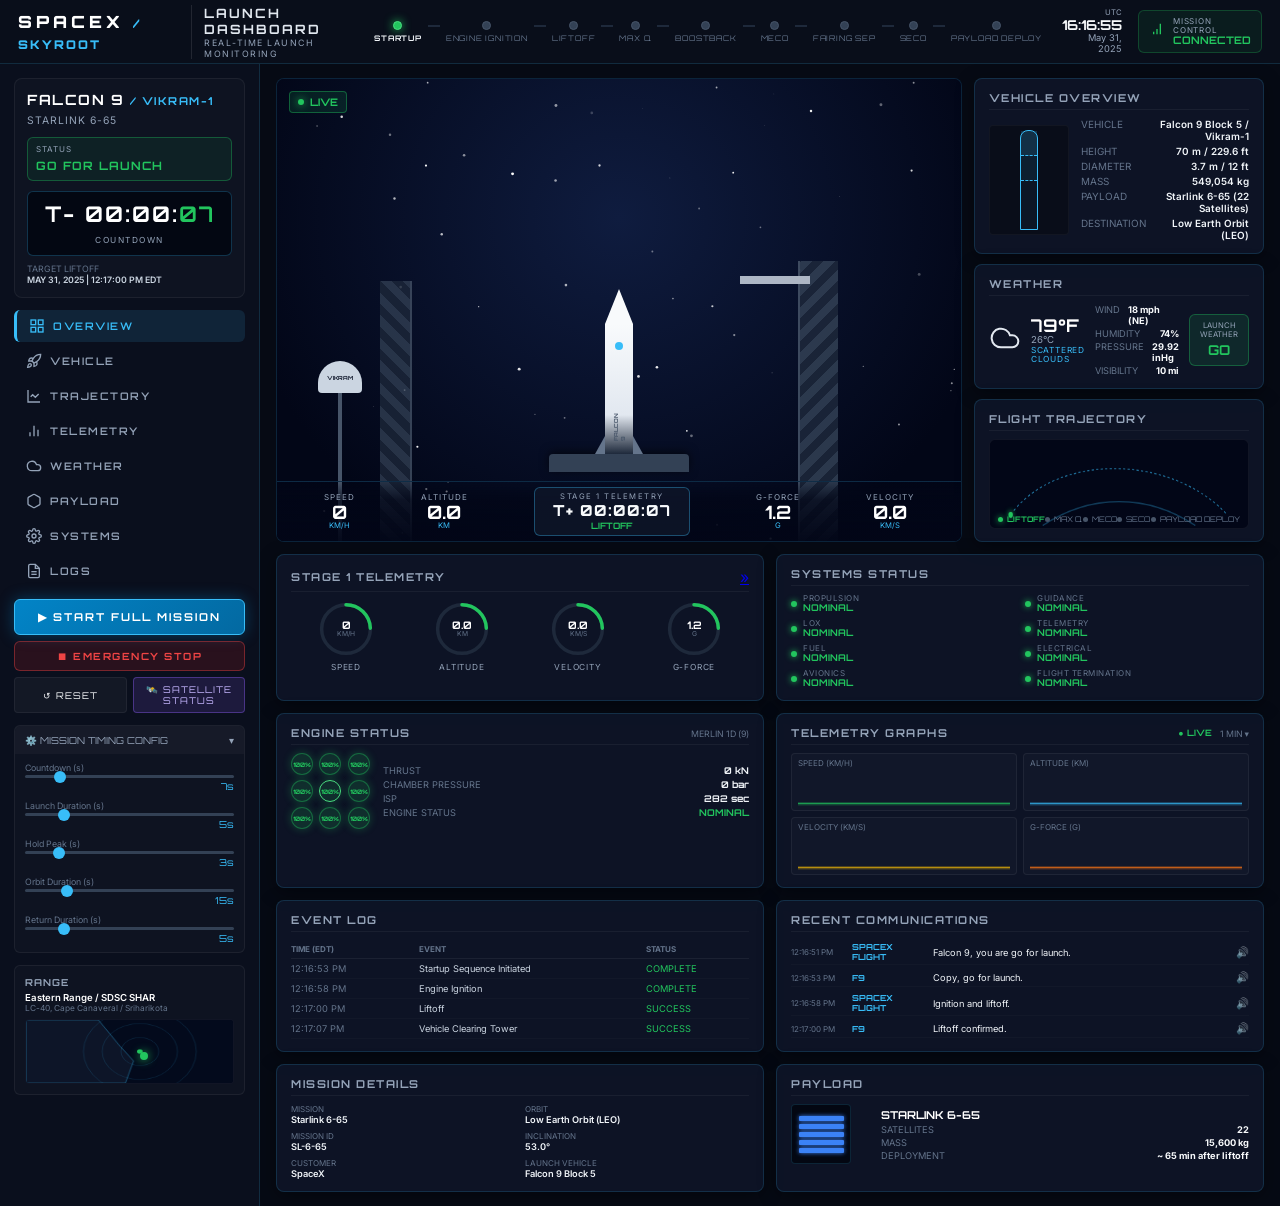
<file: index.html>
<!DOCTYPE html>
<html lang="en">

<head>
    <meta charset="UTF-8">
    <meta name="viewport" content="width=device-width, initial-scale=1.0">
    <title>VIKRAM-1 / FALCON 9 LAUNCH DASHBOARD — Real-Time Launch Monitoring</title>
    <link rel="stylesheet" href="style.css">
    <link
        href="https://fonts.googleapis.com/css2?family=Inter:wght@300;400;500;600;700&family=Orbitron:wght@400;500;600;700;800;900&family=Rajdhani:wght@500;600;700&display=swap"
        rel="stylesheet">
</head>

<body>
    <div class="launch-app">
        <!-- TOP HEADER BAR WITH STAGES TIMELINE -->
        <header class="main-header">
            <div class="header-brand">
                <div class="brand-logo-text">SPACEX <span class="sub-brand">/ SKYROOT</span></div>
                <div class="header-title-box">
                    <h1>LAUNCH DASHBOARD</h1>
                    <span class="header-subtitle">REAL-TIME LAUNCH MONITORING</span>
                </div>
            </div>

            <!-- Center Stage Progression Stepper Timeline -->
            <div class="stage-stepper-container">
                <div class="stage-step active" data-stage="startup">
                    <div class="step-dot"></div>
                    <span class="step-label">STARTUP</span>
                </div>
                <div class="stage-connector"></div>
                <div class="stage-step" data-stage="ignition">
                    <div class="step-dot"></div>
                    <span class="step-label">ENGINE IGNITION</span>
                </div>
                <div class="stage-connector"></div>
                <div class="stage-step" data-stage="liftoff">
                    <div class="step-dot"></div>
                    <span class="step-label">LIFTOFF</span>
                </div>
                <div class="stage-connector"></div>
                <div class="stage-step" data-stage="maxq">
                    <div class="step-dot"></div>
                    <span class="step-label">MAX Q</span>
                </div>
                <div class="stage-connector"></div>
                <div class="stage-step" data-stage="boostback">
                    <div class="step-dot"></div>
                    <span class="step-label">BOOSTBACK</span>
                </div>
                <div class="stage-connector"></div>
                <div class="stage-step" data-stage="meco">
                    <div class="step-dot"></div>
                    <span class="step-label">MECO</span>
                </div>
                <div class="stage-connector"></div>
                <div class="stage-step" data-stage="fairing">
                    <div class="step-dot"></div>
                    <span class="step-label">FAIRING SEP</span>
                </div>
                <div class="stage-connector"></div>
                <div class="stage-step" data-stage="seco">
                    <div class="step-dot"></div>
                    <span class="step-label">SECO</span>
                </div>
                <div class="stage-connector"></div>
                <div class="stage-step" data-stage="deploy">
                    <div class="step-dot"></div>
                    <span class="step-label">PAYLOAD DEPLOY</span>
                </div>
            </div>

            <!-- Header Right: UTC Clock & Mission Control Status -->
            <div class="header-right-meta">
                <div class="header-clock">
                    <span class="clock-label">UTC</span>
                    <strong id="topUtcTime">16:16:53</strong>
                    <span class="clock-date" id="topUtcDate">May 31, 2025</span>
                </div>
                <div class="header-mc-status">
                    <div class="mc-icon">
                        <svg viewBox="0 0 24 24" width="16" height="16" fill="none" stroke="#22c55e" stroke-width="2">
                            <path d="M2 20h.01" />
                            <path d="M7 20v-4" />
                            <path d="M12 20v-8" />
                            <path d="M17 20V4" />
                        </svg>
                    </div>
                    <div class="mc-text">
                        <span class="mc-title">MISSION CONTROL</span>
                        <strong class="mc-val text-green" id="topConnectionStatus">CONNECTED</strong>
                    </div>
                </div>
            </div>
        </header>

        <!-- MAIN LAYOUT BODY -->
        <div class="dashboard-body-grid">

            <!-- ==============================================
                 LEFT SIDEBAR: VEHICLE INFO, COUNTDOWN & CONTROLS
                 ============================================== -->
            <aside class="left-sidebar">
                <!-- Vehicle & Mission Tag -->
                <div class="sidebar-vehicle-card">
                    <div class="vehicle-name">FALCON 9 <span class="alt-name">/ VIKRAM-1</span></div>
                    <div class="mission-name">STARLINK 6-65</div>

                    <div class="mission-status-pill" id="launchStatusPill">
                        <span class="status-lbl">STATUS</span>
                        <strong class="status-val" id="launchStatusText">GO FOR LAUNCH</strong>
                    </div>

                    <!-- Countdown Box -->
                    <div class="sidebar-countdown-box">
                        <div class="countdown-digits" id="sidebarCountdown">
                            <span class="t-minus">T-</span> <span id="cdHours">00</span>:<span
                                id="cdMins">00</span>:<span id="cdSecs" class="text-green">07</span>
                        </div>
                        <span class="countdown-tag">COUNTDOWN</span>
                    </div>

                    <div class="liftoff-meta">
                        <span class="meta-lbl">TARGET LIFTOFF</span>
                        <span class="meta-val">MAY 31, 2025 | 12:17:00 PM EDT</span>
                    </div>
                </div>

                <!-- Navigation List -->
                <nav class="sidebar-nav">
                    <button class="nav-item active" data-nav="overview">
                        <svg viewBox="0 0 24 24" width="16" height="16" fill="none" stroke="currentColor"
                            stroke-width="2">
                            <rect x="3" y="3" width="7" height="7"></rect>
                            <rect x="14" y="3" width="7" height="7"></rect>
                            <rect x="14" y="14" width="7" height="7"></rect>
                            <rect x="3" y="14" width="7" height="7"></rect>
                        </svg>
                        OVERVIEW
                    </button>
                    <button class="nav-item" data-nav="vehicle">
                        <svg viewBox="0 0 24 24" width="16" height="16" fill="none" stroke="currentColor"
                            stroke-width="2">
                            <path
                                d="M4.5 16.5c-1.5 1.26-2 5-2 5s3.74-.5 5-2c.71-.84.7-2.13-.09-2.91a2.18 2.18 0 0 0-2.91-.09z" />
                            <path
                                d="m12 15-3-3a22 22 0 0 1 2-3.95A12.88 12.88 0 0 1 22 2c0 2.72-.78 7.5-6 11a22.35 22.35 0 0 1-4 2z" />
                            <path d="M9 12H4s.55-3.03 2-4c1.62-1.08 5 0 5 0" />
                            <path d="M12 15v5s3.03-.55 4-2c1.08-1.62 0-5 0-5" />
                        </svg>
                        VEHICLE
                    </button>
                    <button class="nav-item" data-nav="trajectory">
                        <svg viewBox="0 0 24 24" width="16" height="16" fill="none" stroke="currentColor"
                            stroke-width="2">
                            <path d="M3 3v18h18" />
                            <path d="m19 9-5 5-4-4-3 3" />
                        </svg>
                        TRAJECTORY
                    </button>
                    <button class="nav-item" data-nav="telemetry">
                        <svg viewBox="0 0 24 24" width="16" height="16" fill="none" stroke="currentColor"
                            stroke-width="2">
                            <line x1="18" y1="20" x2="18" y2="10" />
                            <line x1="12" y1="20" x2="12" y2="4" />
                            <line x1="6" y1="20" x2="6" y2="14" />
                        </svg>
                        TELEMETRY
                    </button>
                    <button class="nav-item" data-nav="weather">
                        <svg viewBox="0 0 24 24" width="16" height="16" fill="none" stroke="currentColor"
                            stroke-width="2">
                            <path d="M17.5 19H9a7 7 0 1 1 6.71-9h1.79a4.5 4.5 0 1 1 0 9Z" />
                        </svg>
                        WEATHER
                    </button>
                    <button class="nav-item" data-nav="payload">
                        <svg viewBox="0 0 24 24" width="16" height="16" fill="none" stroke="currentColor"
                            stroke-width="2">
                            <path
                                d="M21 16V8a2 2 0 0 0-1-1.73l-7-4a2 2 0 0 0-2 0l-7 4A2 2 0 0 0 3 8v8a2 2 0 0 0 1 1.73l7 4a2 2 0 0 0 2 0l7-4A2 2 0 0 0 21 16z" />
                        </svg>
                        PAYLOAD
                    </button>
                    <button class="nav-item" data-nav="systems">
                        <svg viewBox="0 0 24 24" width="16" height="16" fill="none" stroke="currentColor"
                            stroke-width="2">
                            <circle cx="12" cy="12" r="3" />
                            <path
                                d="M19.4 15a1.65 1.65 0 0 0 .33 1.82l.06.06a2 2 0 0 1 0 2.83 2 2 0 0 1-2.83 0l-.06-.06a1.65 1.65 0 0 0-1.82-.33 1.65 1.65 0 0 0-1 1.51V21a2 2 0 0 1-2 2 2 2 0 0 1-2-2v-.09A1.65 1.65 0 0 0 9 19.4a1.65 1.65 0 0 0-1.82.33l-.06.06a2 2 0 0 1-2.83 0 2 2 0 0 1 0-2.83l.06-.06a1.65 1.65 0 0 0 .33-1.82 1.65 1.65 0 0 0-1.51-1H3a2 2 0 0 1-2-2 2 2 0 0 1 2-2h.09A1.65 1.65 0 0 0 4.6 9a1.65 1.65 0 0 0-.33-1.82l-.06-.06a2 2 0 0 1 0-2.83 2 2 0 0 1 2.83 0l.06.06a1.65 1.65 0 0 0 1.82.33H9a1.65 1.65 0 0 0 1-1.51V3a2 2 0 0 1 2-2 2 2 0 0 1 2 2v.09a1.65 1.65 0 0 0 1 1.51 1.65 1.65 0 0 0 1.82-.33l.06-.06a2 2 0 0 1 2.83 0 2 2 0 0 1 0 2.83l-.06.06a1.65 1.65 0 0 0-.33 1.82V9a1.65 1.65 0 0 0 1.51 1H21a2 2 0 0 1 2 2 2 2 0 0 1-2 2h-.09a1.65 1.65 0 0 0-1.51 1z" />
                        </svg>
                        SYSTEMS
                    </button>
                    <button class="nav-item" data-nav="logs">
                        <svg viewBox="0 0 24 24" width="16" height="16" fill="none" stroke="currentColor"
                            stroke-width="2">
                            <path d="M14 2H6a2 2 0 0 0-2 2v16a2 2 0 0 0 2 2h12a2 2 0 0 0 2-2V8z" />
                            <polyline points="14 2 14 8 20 8" />
                            <line x1="16" y1="13" x2="8" y2="13" />
                            <line x1="16" y1="17" x2="8" y2="17" />
                        </svg>
                        LOGS
                    </button>
                </nav>

                <!-- Mission Control Action Buttons -->
                <div class="sidebar-actions-card">
                    <button id="btnStartMission" class="btn-launch-main">▶ START FULL MISSION</button>
                    <button id="btnStopMission" class="btn-abort-main">⏹ EMERGENCY STOP</button>
                    <div class="action-btn-row">
                        <button id="btnResetSystem" class="btn-sm-action">↺ RESET</button>
                        <button id="btnSatStatus" class="btn-sm-action sat-btn">🛰️ SATELLITE STATUS</button>
                    </div>
                </div>

                <!-- Timing Settings (Collapsible Drawer) -->
                <div class="sidebar-settings-accordion">
                    <div class="settings-accordion-header" id="btnToggleSettings">
                        <span>⚙️ MISSION TIMING CONFIG</span>
                        <span class="chevron">▾</span>
                    </div>
                    <div class="settings-accordion-body" id="settingsBody">
                        <div class="setting-row">
                            <label>Countdown (s)</label>
                            <input type="range" id="countdownTime" min="3" max="30" value="7">
                            <span id="countdownTimeValue" class="val-txt">7s</span>
                        </div>
                        <div class="setting-row">
                            <label>Launch Duration (s)</label>
                            <input type="range" id="launchDuration" min="2" max="20" value="5">
                            <span id="launchDurationValue" class="val-txt">5s</span>
                        </div>
                        <div class="setting-row">
                            <label>Hold Peak (s)</label>
                            <input type="range" id="holdTime" min="1" max="15" value="3">
                            <span id="holdTimeValue" class="val-txt">3s</span>
                        </div>
                        <div class="setting-row">
                            <label>Orbit Duration (s)</label>
                            <input type="range" id="orbitDuration" min="5" max="60" value="15">
                            <span id="orbitDurationValue" class="val-txt">15s</span>
                        </div>
                        <div class="setting-row">
                            <label>Return Duration (s)</label>
                            <input type="range" id="returnDuration" min="2" max="20" value="5">
                            <span id="returnDurationValue" class="val-txt">5s</span>
                        </div>
                    </div>
                </div>

                <!-- Range Location Card -->
                <div class="sidebar-range-card">
                    <div class="range-header">
                        <h3>RANGE</h3>
                    </div>
                    <div class="range-details">
                        <div class="range-name">Eastern Range / SDSC SHAR</div>
                        <div class="range-loc">LC-40, Cape Canaveral / Sriharikota</div>
                    </div>
                    <div class="range-minimap">
                        <canvas id="rangeMapCanvas" width="220" height="90"></canvas>
                        <div class="range-beacon-dot"></div>
                    </div>
                </div>
            </aside>

            <!-- ==============================================
                 MAIN CONTENT: HERO LAUNCH FEED, METRICS, GRAPHS
                 ============================================== -->
            <main class="main-dashboard-content">

                <!-- TOP HERO SECTION: LIVE LAUNCH FEED + VEHICLE/WEATHER/TRAJECTORY -->
                <div class="hero-section-grid">

                    <!-- CENTER HERO: LIVE LAUNCH VIEWPORT -->
                    <div class="launch-hero-card">
                        <div class="launch-feed-container" id="vizArea">
                            <!-- Background starfield / space canvas -->
                            <canvas id="starsCanvas" class="stars-canvas"></canvas>

                            <!-- Live Tag -->
                            <div class="live-feed-badge">
                                <span class="feed-live-dot"></span> LIVE
                            </div>

                            <!-- Launch Gantry / Tower Visual Structure -->
                            <div class="gantry-tower-left"></div>
                            <div class="gantry-water-tower">
                                <div class="wt-tank">VIKRAM</div>
                                <div class="wt-legs"></div>
                            </div>
                            <div class="gantry-tower-right">
                                <div class="crane-arm"></div>
                            </div>

                            <!-- ROCKET LAUNCH SCENE -->
                            <div id="rocketScene" class="rocket-scene">
                                <div class="scene-label" id="rocketSceneLabel"></div>
                                <div class="launch-platform"></div>
                                <div id="rocketContainer" class="rocket-container">
                                    <div class="rocket">
                                        <div class="rocket-nose"></div>
                                        <div class="rocket-body">
                                            <div class="rocket-window"></div>
                                            <div class="rocket-label">FALCON 9</div>
                                        </div>
                                        <div class="rocket-fin-left"></div>
                                        <div class="rocket-fin-right"></div>
                                        <div id="flameContainer" class="flame-container">
                                            <div class="flame flame-1"></div>
                                            <div class="flame flame-2"></div>
                                            <div class="flame flame-3"></div>
                                        </div>
                                        <div id="smokeContainer" class="smoke-container"></div>
                                    </div>
                                </div>
                            </div>

                            <!-- SATELLITE ORBIT SCENE (FOR SPLIT-SCREEN OR DEPLOYMENT) -->
                            <div id="satelliteScene" class="satellite-scene" style="display: none;">
                                <div class="scene-label" id="satelliteSceneLabel">🛰️ SATELLITE ORBIT</div>
                                <div class="orbit-path"></div>
                                <div class="earth">
                                    <div class="earth-surface"></div>
                                </div>
                                <div id="satelliteArm" class="satellite-arm">
                                    <div class="satellite">
                                        <div class="solar-panel-left"></div>
                                        <div class="sat-body"></div>
                                        <div class="solar-panel-right"></div>
                                    </div>
                                </div>
                            </div>

                            <!-- Countdown Fullscreen Overlay (Integrated) -->
                            <div id="countdownOverlay" class="countdown-overlay" style="display: none;">
                                <div id="countdownNumber" class="countdown-number">07</div>
                            </div>

                            <!-- BOTTOM OVERLAY HUD BAR ON LIVE FEED -->
                            <div class="feed-hud-overlay">
                                <div class="hud-item">
                                    <span class="hud-lbl">SPEED</span>
                                    <strong class="hud-val" id="feedSpeed">0</strong>
                                    <span class="hud-unit">KM/H</span>
                                </div>
                                <div class="hud-item">
                                    <span class="hud-lbl">ALTITUDE</span>
                                    <strong class="hud-val" id="feedAltitude">0.0</strong>
                                    <span class="hud-unit">KM</span>
                                </div>

                                <div class="hud-center-mission">
                                    <span class="hud-stage-title">STAGE 1 TELEMETRY</span>
                                    <div class="hud-t-timer" id="feedTTimer">T+ 00:00:07</div>
                                    <span class="hud-flight-state" id="feedFlightState">LIFTOFF</span>
                                </div>

                                <div class="hud-item">
                                    <span class="hud-lbl">G-FORCE</span>
                                    <strong class="hud-val" id="feedGForce">1.2</strong>
                                    <span class="hud-unit">G</span>
                                </div>
                                <div class="hud-item">
                                    <span class="hud-lbl">VELOCITY</span>
                                    <strong class="hud-val" id="feedVelocity">0.0</strong>
                                    <span class="hud-unit">KM/S</span>
                                </div>
                            </div>
                        </div>
                    </div>

                    <!-- RIGHT COLUMN TOP CARDS (VEHICLE OVERVIEW + WEATHER + TRAJECTORY) -->
                    <div class="hero-right-col">

                        <!-- VEHICLE OVERVIEW CARD -->
                        <div class="dash-card vehicle-overview-card">
                            <div class="dash-card-header">
                                <h3>VEHICLE OVERVIEW</h3>
                            </div>
                            <div class="vehicle-specs-layout">
                                <!-- Rocket Blueprint Diagram -->
                                <div class="rocket-schematic-wrapper">
                                    <div class="schematic-rocket">
                                        <div class="schem-fairing"><span class="schem-tag">PAYLOAD</span></div>
                                        <div class="schem-stage2"><span class="schem-tag">SECOND STAGE<br>MERLIN 1D /
                                                RAMAN</span></div>
                                        <div class="schem-stage1"><span class="schem-tag">FIRST STAGE<br>MERLIN 1D (9) /
                                                KALAM</span></div>
                                    </div>
                                </div>

                                <!-- Specs Table -->
                                <div class="vehicle-specs-data">
                                    <div class="spec-row">
                                        <span class="s-lbl">VEHICLE</span>
                                        <strong class="s-val">Falcon 9 Block 5 / Vikram-1</strong>
                                    </div>
                                    <div class="spec-row">
                                        <span class="s-lbl">HEIGHT</span>
                                        <strong class="s-val">70 m / 229.6 ft</strong>
                                    </div>
                                    <div class="spec-row">
                                        <span class="s-lbl">DIAMETER</span>
                                        <strong class="s-val">3.7 m / 12 ft</strong>
                                    </div>
                                    <div class="spec-row">
                                        <span class="s-lbl">MASS</span>
                                        <strong class="s-val">549,054 kg</strong>
                                    </div>
                                    <div class="spec-row">
                                        <span class="s-lbl">PAYLOAD</span>
                                        <strong class="s-val">Starlink 6-65 (22 Satellites)</strong>
                                    </div>
                                    <div class="spec-row">
                                        <span class="s-lbl">DESTINATION</span>
                                        <strong class="s-val">Low Earth Orbit (LEO)</strong>
                                    </div>
                                </div>
                            </div>
                        </div>

                        <!-- WEATHER CARD -->
                        <div class="dash-card weather-card">
                            <div class="dash-card-header">
                                <h3>WEATHER</h3>
                            </div>
                            <div class="weather-grid">
                                <div class="weather-icon-box">
                                    <svg viewBox="0 0 24 24" width="32" height="32" fill="none" stroke="#e2e8f0"
                                        stroke-width="1.5">
                                        <path d="M17.5 19H9a7 7 0 1 1 6.71-9h1.79a4.5 4.5 0 1 1 0 9Z" />
                                    </svg>
                                </div>
                                <div class="weather-temp-box">
                                    <span class="temp-val">79°F</span>
                                    <span class="temp-sub">26°C</span>
                                    <span class="weather-desc">SCATTERED CLOUDS</span>
                                </div>
                                <div class="weather-metrics-list">
                                    <div class="w-row"><span>WIND</span> <strong>18 mph (NE)</strong></div>
                                    <div class="w-row"><span>HUMIDITY</span> <strong>74%</strong></div>
                                    <div class="w-row"><span>PRESSURE</span> <strong>29.92 inHg</strong></div>
                                    <div class="w-row"><span>VISIBILITY</span> <strong>10 mi</strong></div>
                                </div>
                                <div class="weather-go-status">
                                    <span>LAUNCH WEATHER</span>
                                    <strong class="text-green">GO</strong>
                                </div>
                            </div>
                        </div>

                        <!-- FLIGHT TRAJECTORY CARD -->
                        <div class="dash-card flight-trajectory-card">
                            <div class="dash-card-header">
                                <h3>FLIGHT TRAJECTORY</h3>
                            </div>
                            <div class="trajectory-canvas-wrapper">
                                <canvas id="flightTrajectoryCanvas" width="460" height="120"></canvas>
                                <div class="trajectory-milestones">
                                    <span class="m-point liftoff active"><span class="m-dot green"></span>
                                        LIFTOFF</span>
                                    <span class="m-point maxq"><span class="m-dot"></span> MAX Q</span>
                                    <span class="m-point meco"><span class="m-dot"></span> MECO</span>
                                    <span class="m-point seco"><span class="m-dot"></span> SECO</span>
                                    <span class="m-point deploy"><span class="m-dot"></span> PAYLOAD DEPLOY</span>
                                </div>
                            </div>
                        </div>
                    </div>
                </div>

                <!-- ==============================================
                     MIDDLE ROW: TELEMETRY GAUGES, SYSTEMS & ENGINES
                     ============================================== -->
                <div class="middle-section-grid">

                    <!-- 1. STAGE 1 TELEMETRY CIRCULAR GAUGES -->
                    <div class="dash-card gauges-card">
                        <div class="dash-card-header">
                            <h3>STAGE 1 TELEMETRY</h3>
                            <a href="javascript:void(0)" class="header-link">»</a>
                        </div>
                        <div class="radial-gauges-grid">
                            <!-- Gauge 1: Speed -->
                            <div class="radial-gauge-item">
                                <div class="gauge-dial">
                                    <svg viewBox="0 0 100 100" class="gauge-svg">
                                        <circle cx="50" cy="50" r="42" class="gauge-bg-ring" />
                                        <circle cx="50" cy="50" r="42" class="gauge-fill-ring" id="gaugeRingSpeed" />
                                    </svg>
                                    <div class="gauge-center-text">
                                        <strong id="dialSpeed">0</strong>
                                        <span>KM/H</span>
                                    </div>
                                </div>
                                <span class="gauge-title">SPEED</span>
                            </div>

                            <!-- Gauge 2: Altitude -->
                            <div class="radial-gauge-item">
                                <div class="gauge-dial">
                                    <svg viewBox="0 0 100 100" class="gauge-svg">
                                        <circle cx="50" cy="50" r="42" class="gauge-bg-ring" />
                                        <circle cx="50" cy="50" r="42" class="gauge-fill-ring" id="gaugeRingAltitude" />
                                    </svg>
                                    <div class="gauge-center-text">
                                        <strong id="dialAltitude">0.0</strong>
                                        <span>KM</span>
                                    </div>
                                </div>
                                <span class="gauge-title">ALTITUDE</span>
                            </div>

                            <!-- Gauge 3: Velocity -->
                            <div class="radial-gauge-item">
                                <div class="gauge-dial">
                                    <svg viewBox="0 0 100 100" class="gauge-svg">
                                        <circle cx="50" cy="50" r="42" class="gauge-bg-ring" />
                                        <circle cx="50" cy="50" r="42" class="gauge-fill-ring" id="gaugeRingVelocity" />
                                    </svg>
                                    <div class="gauge-center-text">
                                        <strong id="dialVelocity">0.0</strong>
                                        <span>KM/S</span>
                                    </div>
                                </div>
                                <span class="gauge-title">VELOCITY</span>
                            </div>

                            <!-- Gauge 4: G-Force -->
                            <div class="radial-gauge-item">
                                <div class="gauge-dial">
                                    <svg viewBox="0 0 100 100" class="gauge-svg">
                                        <circle cx="50" cy="50" r="42" class="gauge-bg-ring" />
                                        <circle cx="50" cy="50" r="42" class="gauge-fill-ring" id="gaugeRingGForce" />
                                    </svg>
                                    <div class="gauge-center-text">
                                        <strong id="dialGForce">1.2</strong>
                                        <span>G</span>
                                    </div>
                                </div>
                                <span class="gauge-title">G-FORCE</span>
                            </div>
                        </div>
                    </div>

                    <!-- 2. SYSTEMS STATUS CHECKLIST -->
                    <div class="dash-card systems-status-card">
                        <div class="dash-card-header">
                            <h3>SYSTEMS STATUS</h3>
                        </div>
                        <div class="systems-checklist-grid">
                            <div class="sys-item">
                                <span class="sys-dot green"></span>
                                <div class="sys-info">
                                    <span class="sys-name">PROPULSION</span>
                                    <strong class="sys-state text-green">NOMINAL</strong>
                                </div>
                            </div>
                            <div class="sys-item">
                                <span class="sys-dot green"></span>
                                <div class="sys-info">
                                    <span class="sys-name">GUIDANCE</span>
                                    <strong class="sys-state text-green">NOMINAL</strong>
                                </div>
                            </div>
                            <div class="sys-item">
                                <span class="sys-dot green"></span>
                                <div class="sys-info">
                                    <span class="sys-name">LOX</span>
                                    <strong class="sys-state text-green">NOMINAL</strong>
                                </div>
                            </div>
                            <div class="sys-item">
                                <span class="sys-dot green"></span>
                                <div class="sys-info">
                                    <span class="sys-name">TELEMETRY</span>
                                    <strong class="sys-state text-green">NOMINAL</strong>
                                </div>
                            </div>
                            <div class="sys-item">
                                <span class="sys-dot green"></span>
                                <div class="sys-info">
                                    <span class="sys-name">FUEL</span>
                                    <strong class="sys-state text-green">NOMINAL</strong>
                                </div>
                            </div>
                            <div class="sys-item">
                                <span class="sys-dot green"></span>
                                <div class="sys-info">
                                    <span class="sys-name">ELECTRICAL</span>
                                    <strong class="sys-state text-green">NOMINAL</strong>
                                </div>
                            </div>
                            <div class="sys-item">
                                <span class="sys-dot green"></span>
                                <div class="sys-info">
                                    <span class="sys-name">AVIONICS</span>
                                    <strong class="sys-state text-green">NOMINAL</strong>
                                </div>
                            </div>
                            <div class="sys-item">
                                <span class="sys-dot green"></span>
                                <div class="sys-info">
                                    <span class="sys-name">FLIGHT TERMINATION</span>
                                    <strong class="sys-state text-green">NOMINAL</strong>
                                </div>
                            </div>
                        </div>
                    </div>

                    <!-- 3. ENGINE STATUS (9 MERLIN ENGINES CLUSTER) -->
                    <div class="dash-card engine-status-card">
                        <div class="dash-card-header">
                            <h3>ENGINE STATUS</h3>
                            <span class="header-sub-tag">MERLIN 1D (9)</span>
                        </div>
                        <div class="engine-layout">
                            <!-- 3x3 Engine Clusters -->
                            <div class="engine-circles-grid">
                                <div class="eng-node active"><span class="eng-pct">100%</span></div>
                                <div class="eng-node active"><span class="eng-pct">100%</span></div>
                                <div class="eng-node active"><span class="eng-pct">100%</span></div>
                                <div class="eng-node active"><span class="eng-pct">100%</span></div>
                                <div class="eng-node active eng-center"><span class="eng-pct">100%</span></div>
                                <div class="eng-node active"><span class="eng-pct">100%</span></div>
                                <div class="eng-node active"><span class="eng-pct">100%</span></div>
                                <div class="eng-node active"><span class="eng-pct">100%</span></div>
                                <div class="eng-node active"><span class="eng-pct">100%</span></div>
                            </div>

                            <!-- Engine Telemetry Stats -->
                            <div class="engine-stats-col">
                                <div class="e-stat">
                                    <span class="e-lbl">THRUST</span>
                                    <strong class="e-val" id="engineThrustVal">0 kN</strong>
                                </div>
                                <div class="e-stat">
                                    <span class="e-lbl">CHAMBER PRESSURE</span>
                                    <strong class="e-val" id="enginePressureVal">0 bar</strong>
                                </div>
                                <div class="e-stat">
                                    <span class="e-lbl">ISP</span>
                                    <strong class="e-val">282 sec</strong>
                                </div>
                                <div class="e-stat">
                                    <span class="e-lbl">ENGINE STATUS</span>
                                    <strong class="e-val text-green">NOMINAL</strong>
                                </div>
                            </div>
                        </div>
                    </div>

                    <!-- 4. LIVE TELEMETRY GRAPHS (4 SPARKLINE CHARTS) -->
                    <div class="dash-card live-graphs-card">
                        <div class="dash-card-header">
                            <h3>TELEMETRY GRAPHS</h3>
                            <div class="graph-header-meta">
                                <span class="graph-live-tag">● LIVE</span>
                                <span class="graph-time-sel">1 MIN ▾</span>
                            </div>
                        </div>
                        <div class="telemetry-sparklines-grid">
                            <!-- Graph 1: Speed -->
                            <div class="spark-box">
                                <div class="spark-title-row">
                                    <span>SPEED (KM/H)</span>
                                </div>
                                <canvas id="sparkSpeedCanvas" width="160" height="42"></canvas>
                            </div>

                            <!-- Graph 2: Altitude -->
                            <div class="spark-box">
                                <div class="spark-title-row">
                                    <span>ALTITUDE (KM)</span>
                                </div>
                                <canvas id="sparkAltitudeCanvas" width="160" height="42"></canvas>
                            </div>

                            <!-- Graph 3: Velocity -->
                            <div class="spark-box">
                                <div class="spark-title-row">
                                    <span>VELOCITY (KM/S)</span>
                                </div>
                                <canvas id="sparkVelocityCanvas" width="160" height="42"></canvas>
                            </div>

                            <!-- Graph 4: G-Force -->
                            <div class="spark-box">
                                <div class="spark-title-row">
                                    <span>G-FORCE (G)</span>
                                </div>
                                <canvas id="sparkGForceCanvas" width="160" height="42"></canvas>
                            </div>
                        </div>
                    </div>
                </div>

                <!-- ==============================================
                     BOTTOM ROW: EVENT LOG, COMMS, MISSION DETAILS, PAYLOAD
                     ============================================== -->
                <div class="bottom-section-grid">

                    <!-- 1. EVENT LOG -->
                    <div class="dash-card event-log-card">
                        <div class="dash-card-header">
                            <h3>EVENT LOG</h3>
                        </div>
                        <table class="event-log-table">
                            <thead>
                                <tr>
                                    <th>TIME (EDT)</th>
                                    <th>EVENT</th>
                                    <th>STATUS</th>
                                </tr>
                            </thead>
                            <tbody id="eventLogTbody">
                                <tr>
                                    <td>12:16:53 PM</td>
                                    <td>Startup Sequence Initiated</td>
                                    <td class="text-green">COMPLETE</td>
                                </tr>
                                <tr>
                                    <td>12:16:58 PM</td>
                                    <td>Engine Ignition</td>
                                    <td class="text-green">COMPLETE</td>
                                </tr>
                                <tr>
                                    <td>12:17:00 PM</td>
                                    <td>Liftoff</td>
                                    <td class="text-green">SUCCESS</td>
                                </tr>
                                <tr>
                                    <td>12:17:07 PM</td>
                                    <td>Vehicle Clearing Tower</td>
                                    <td class="text-green">SUCCESS</td>
                                </tr>
                            </tbody>
                        </table>
                    </div>

                    <!-- 2. RECENT COMMUNICATIONS -->
                    <div class="dash-card comms-card">
                        <div class="dash-card-header">
                            <h3>RECENT COMMUNICATIONS</h3>
                        </div>
                        <div class="comms-stream-list" id="commsStreamList">
                            <div class="comm-line">
                                <span class="c-time">12:16:51 PM</span>
                                <span class="c-callsign">SPACEX FLIGHT</span>
                                <span class="c-msg">Falcon 9, you are go for launch.</span>
                                <span class="c-audio-icon">🔊</span>
                            </div>
                            <div class="comm-line">
                                <span class="c-time">12:16:53 PM</span>
                                <span class="c-callsign">F9</span>
                                <span class="c-msg">Copy, go for launch.</span>
                                <span class="c-audio-icon">🔊</span>
                            </div>
                            <div class="comm-line">
                                <span class="c-time">12:16:58 PM</span>
                                <span class="c-callsign">SPACEX FLIGHT</span>
                                <span class="c-msg">Ignition and liftoff.</span>
                                <span class="c-audio-icon">🔊</span>
                            </div>
                            <div class="comm-line">
                                <span class="c-time">12:17:00 PM</span>
                                <span class="c-callsign">F9</span>
                                <span class="c-msg">Liftoff confirmed.</span>
                                <span class="c-audio-icon">🔊</span>
                            </div>
                        </div>
                    </div>

                    <!-- 3. MISSION DETAILS -->
                    <div class="dash-card mission-details-card">
                        <div class="dash-card-header">
                            <h3>MISSION DETAILS</h3>
                        </div>
                        <div class="mission-details-grid">
                            <div class="md-item">
                                <span class="md-lbl">MISSION</span>
                                <strong class="md-val">Starlink 6-65</strong>
                            </div>
                            <div class="md-item">
                                <span class="md-lbl">ORBIT</span>
                                <strong class="md-val">Low Earth Orbit (LEO)</strong>
                            </div>
                            <div class="md-item">
                                <span class="md-lbl">MISSION ID</span>
                                <strong class="md-val">SL-6-65</strong>
                            </div>
                            <div class="md-item">
                                <span class="md-lbl">INCLINATION</span>
                                <strong class="md-val">53.0°</strong>
                            </div>
                            <div class="md-item">
                                <span class="md-lbl">CUSTOMER</span>
                                <strong class="md-val">SpaceX</strong>
                            </div>
                            <div class="md-item">
                                <span class="md-lbl">LAUNCH VEHICLE</span>
                                <strong class="md-val">Falcon 9 Block 5</strong>
                            </div>
                        </div>
                    </div>

                    <!-- 4. PAYLOAD CARD -->
                    <div class="dash-card payload-card">
                        <div class="dash-card-header">
                            <h3>PAYLOAD</h3>
                        </div>
                        <div class="payload-layout">
                            <div class="payload-graphic-wrapper">
                                <div class="starlink-stack-graphic">
                                    <div class="sat-layer"></div>
                                    <div class="sat-layer"></div>
                                    <div class="sat-layer"></div>
                                    <div class="sat-layer"></div>
                                    <div class="sat-layer"></div>
                                </div>
                            </div>
                            <div class="payload-specs">
                                <div class="payload-headline">STARLINK 6-65</div>
                                <div class="p-spec"><span class="p-lbl">SATELLITES</span> <strong>22</strong></div>
                                <div class="p-spec"><span class="p-lbl">MASS</span> <strong>15,600 kg</strong></div>
                                <div class="p-spec"><span class="p-lbl">DEPLOYMENT</span> <strong>~ 65 min after
                                        liftoff</strong></div>
                            </div>
                        </div>
                    </div>
                </div>
            </main>
        </div>
    </div>

    <!-- ==============================================
         SATELLITE MISSION CONTROL MODAL (RETAINED & UPGRADED)
         ============================================== -->
    <div id="satModalOverlay" class="sat-modal-overlay" style="display: none;">
        <div class="smc-dashboard">
            <header class="smc-header">
                <div class="smc-header-left">
                    <div class="smc-logo-icon">
                        <svg viewBox="0 0 24 24" fill="none" stroke="currentColor" stroke-width="2">
                            <path d="M13 2L3 14h9l-1 8 10-12h-9l1-8z" />
                        </svg>
                    </div>
                    <div class="smc-brand">
                        <h1>SATELLITE MISSION CONTROL</h1>
                        <span class="smc-subbrand">REAL-TIME SATELLITE MONITORING DASHBOARD</span>
                    </div>
                    <div class="smc-live-badge"><span class="live-dot"></span> LIVE</div>
                    <div class="smc-utc-clock">
                        <span class="utc-time" id="smcUtcTime">UTC 12:37:21</span>
                        <span class="utc-date" id="smcUtcDate">31 May 2025</span>
                    </div>
                </div>
                <nav class="smc-nav-tabs">
                    <button class="smc-tab active">DASHBOARD</button>
                    <button class="smc-tab">SATELLITES</button>
                    <button class="smc-tab">GROUND STATIONS</button>
                    <button class="smc-tab">DATA & IMAGES</button>
                    <button class="smc-tab">ALERTS <span class="tab-badge">3</span></button>
                    <button class="smc-tab">SETTINGS</button>
                </nav>
                <div class="smc-header-right">
                    <button id="btnCloseSatModal" class="btn-close-smc">✕</button>
                </div>
            </header>
            <div class="smc-main-container">
                <!-- Inner SMC Dashboard Content -->
                <div class="smc-top-grid">
                    <div class="smc-col smc-col-left">
                        <div class="smc-card sat-info-card">
                            <div class="smc-card-header">
                                <h3>SATELLITE INFORMATION</h3>
                            </div>
                            <div class="sat-visual-banner"><span class="badge-operational">OPERATIONAL</span></div>
                            <div class="sat-headline">
                                <h2>Sentinel-2A <span class="sat-subname">/ VIKRAM-SAT</span></h2>
                            </div>
                            <table class="sat-info-table">
                                <tr>
                                    <td>NORAD ID</td>
                                    <td>40697</td>
                                </tr>
                                <tr>
                                    <td>Operator</td>
                                    <td>ESA / ISRO</td>
                                </tr>
                                <tr>
                                    <td>Orbit Type</td>
                                    <td>Sun-synchronous</td>
                                </tr>
                                <tr>
                                    <td>Altitude</td>
                                    <td id="smcInfoAlt">786 km</td>
                                </tr>
                            </table>
                        </div>
                    </div>
                    <div class="smc-col smc-col-center">
                        <div class="smc-card globe-card">
                            <div class="smc-card-header">
                                <h3>LIVE SATELLITE TRACKING</h3>
                            </div>
                            <div class="globe-viewport-container">
                                <canvas id="smc3DGlobeCanvas" width="620" height="340"></canvas>
                            </div>
                        </div>
                        <div class="smc-middle-subgrid">
                            <div class="smc-card ground-track-card">
                                <div class="smc-card-header">
                                    <h3>GROUND TRACK</h3>
                                </div>
                                <div class="ground-track-container">
                                    <canvas id="smc2DTrackCanvas" width="580" height="250"></canvas>
                                </div>
                            </div>
                            <div class="smc-card telemetry-history-card">
                                <div class="smc-card-header">
                                    <h3>TELEMETRY HISTORY</h3>
                                </div>
                                <div class="history-charts-stack">
                                    <canvas id="chartBatCanvas" width="270" height="30"></canvas>
                                    <canvas id="chartTempCanvas" width="270" height="30"></canvas>
                                    <canvas id="chartSolarCanvas" width="270" height="30"></canvas>
                                    <canvas id="chartSigCanvas" width="270" height="30"></canvas>
                                </div>
                            </div>
                        </div>
                    </div>
                    <div class="smc-col smc-col-right">
                        <div class="smc-card real-telemetry-card">
                            <div class="smc-card-header">
                                <h3>REAL-TIME TELEMETRY</h3>
                            </div>
                            <div class="telemetry-widgets-grid">
                                <div class="tele-widget"><span class="tele-lbl">BATTERY</span><strong
                                        class="text-green">91%</strong></div>
                                <div class="tele-widget"><span class="tele-lbl">SOLAR</span><strong
                                        class="text-yellow">1.84 kW</strong></div>
                                <div class="tele-widget"><span class="tele-lbl">POWER</span><strong
                                        class="text-orange">1.23 kW</strong></div>
                                <div class="tele-widget"><span class="tele-lbl">TEMP</span><strong class="text-red">28.4
                                        °C</strong></div>
                            </div>
                        </div>
                    </div>
                </div>
            </div>
        </div>
    </div>

    <audio id="buzzerAudio" preload="auto"></audio>
    <script src="script.js"></script>
</body>

</html>
</file>
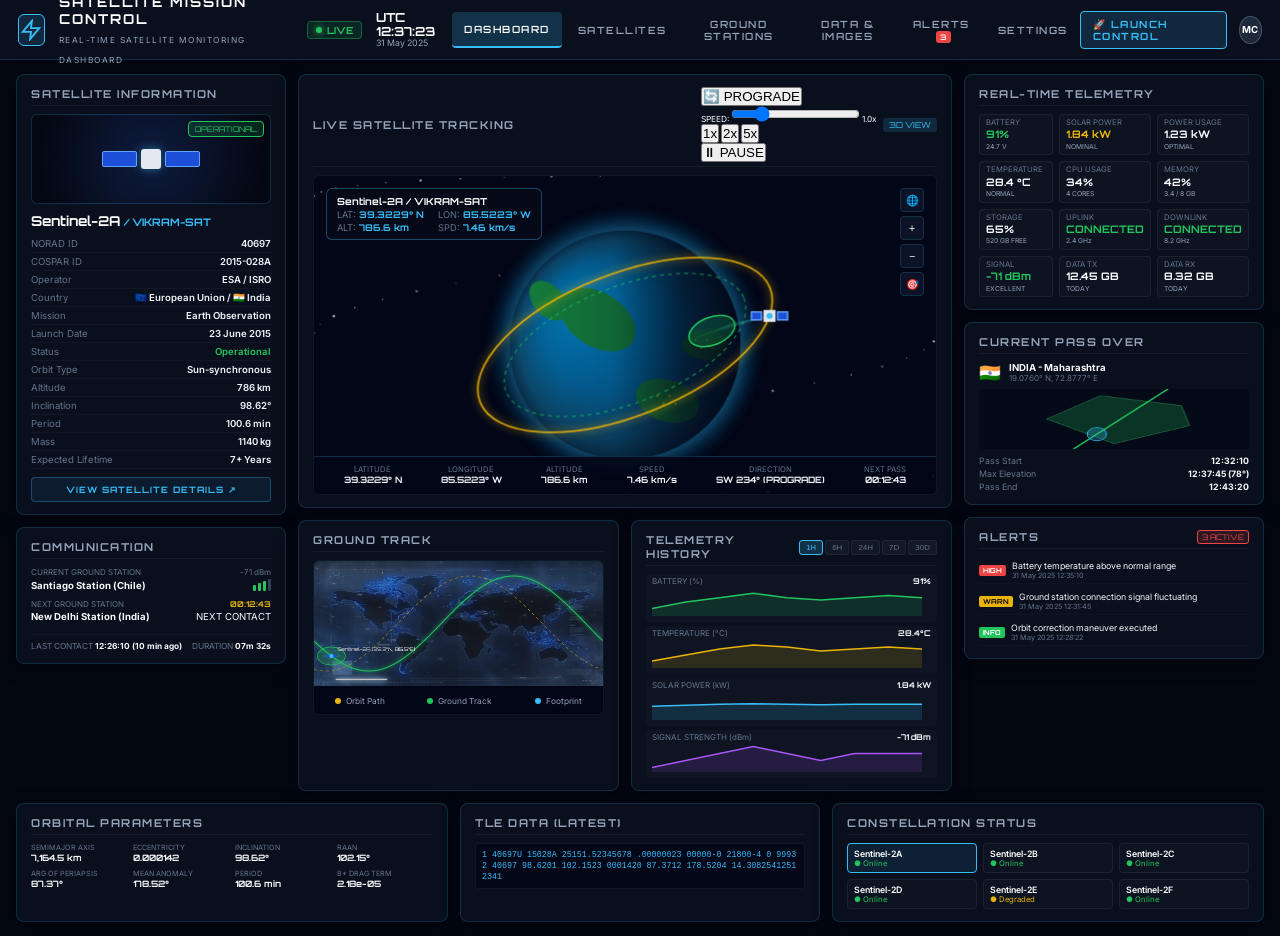
<file: satellite.html>
<!DOCTYPE html>
<html lang="en">
<head>
    <meta charset="UTF-8">
    <meta name="viewport" content="width=device-width, initial-scale=1.0">
    <title>SATELLITE MISSION CONTROL — Real-Time Satellite Monitoring</title>
    <link rel="stylesheet" href="style.css">
    <link href="https://fonts.googleapis.com/css2?family=Inter:wght@300;400;500;600;700&family=Orbitron:wght@400;500;600;700;800;900&family=Rajdhani:wght@500;600;700&display=swap" rel="stylesheet">
</head>
<body class="sat-body-page">
    <div class="smc-standalone-app">
        <!-- TOP HEADER BAR -->
        <header class="smc-header">
            <div class="smc-header-left">
                <div class="smc-logo-icon">
                    <svg viewBox="0 0 24 24" width="22" height="22" fill="none" stroke="currentColor" stroke-width="2"><path d="M13 2L3 14h9l-1 8 10-12h-9l1-8z"/></svg>
                </div>
                <div class="smc-brand">
                    <h1>SATELLITE MISSION CONTROL</h1>
                    <span class="smc-subbrand">REAL-TIME SATELLITE MONITORING DASHBOARD</span>
                </div>
                <div class="smc-live-badge"><span class="live-dot"></span> LIVE</div>
                <div class="smc-utc-clock">
                    <span class="utc-time" id="smcUtcTime">UTC 12:37:21</span>
                    <span class="utc-date" id="smcUtcDate">31 May 2025</span>
                </div>
            </div>

            <nav class="smc-nav-tabs">
                <button class="smc-tab active">DASHBOARD</button>
                <button class="smc-tab">SATELLITES</button>
                <button class="smc-tab">GROUND STATIONS</button>
                <button class="smc-tab">DATA & IMAGES</button>
                <button class="smc-tab">ALERTS <span class="tab-badge">3</span></button>
                <button class="smc-tab">SETTINGS</button>
            </nav>

            <div class="smc-header-right">
                <a href="index.html" class="btn-return-launch">🚀 LAUNCH CONTROL</a>
                <div class="smc-user-avatar">MC</div>
            </div>
        </header>

        <!-- MAIN DASHBOARD CONTENT (3-COLUMN GRID) -->
        <main class="smc-main-container">
            <!-- TOP GRID (LEFT, CENTER, RIGHT) -->
            <div class="smc-top-grid">
                
                <!-- ================= LEFT COLUMN: SATELLITE INFO & COMMS ================= -->
                <aside class="smc-col smc-col-left">
                    <!-- SATELLITE INFORMATION CARD -->
                    <div class="smc-card sat-info-card">
                        <div class="smc-card-header">
                            <h3>SATELLITE INFORMATION</h3>
                        </div>
                        <div class="sat-visual-banner">
                            <div class="sat-render-wrapper">
                                <div class="sat-3d-model">
                                    <div class="sat-panel left"></div>
                                    <div class="sat-core"></div>
                                    <div class="sat-panel right"></div>
                                </div>
                            </div>
                            <span class="badge-operational">OPERATIONAL</span>
                        </div>
                        <div class="sat-headline">
                            <h2>Sentinel-2A <span class="sat-subname">/ VIKRAM-SAT</span></h2>
                        </div>
                        <table class="sat-info-table">
                            <tr><td>NORAD ID</td><td>40697</td></tr>
                            <tr><td>COSPAR ID</td><td>2015-028A</td></tr>
                            <tr><td>Operator</td><td>ESA / ISRO</td></tr>
                            <tr><td>Country</td><td>🇪🇺 European Union / 🇮🇳 India</td></tr>
                            <tr><td>Mission</td><td>Earth Observation</td></tr>
                            <tr><td>Launch Date</td><td>23 June 2015</td></tr>
                            <tr><td>Status</td><td class="text-green">Operational</td></tr>
                            <tr><td>Orbit Type</td><td>Sun-synchronous</td></tr>
                            <tr><td>Altitude</td><td id="smcInfoAlt">786 km</td></tr>
                            <tr><td>Inclination</td><td>98.62°</td></tr>
                            <tr><td>Period</td><td>100.6 min</td></tr>
                            <tr><td>Mass</td><td>1140 kg</td></tr>
                            <tr><td>Expected Lifetime</td><td>7+ Years</td></tr>
                        </table>
                        <button class="btn-view-sat-details">VIEW SATELLITE DETAILS ↗</button>
                    </div>

                    <!-- COMMUNICATION & GROUND STATIONS -->
                    <div class="smc-card sat-comms-card">
                        <div class="smc-card-header">
                            <h3>COMMUNICATION</h3>
                        </div>
                        <div class="station-block">
                            <div class="station-label-row">
                                <span class="station-title">CURRENT GROUND STATION</span>
                                <span class="station-signal-dbm">-71 dBm</span>
                            </div>
                            <div class="station-name-row">
                                <strong>Santiago Station (Chile)</strong>
                                <div class="signal-bars">
                                    <span class="bar active"></span>
                                    <span class="bar active"></span>
                                    <span class="bar active"></span>
                                    <span class="bar"></span>
                                </div>
                            </div>
                        </div>

                        <div class="station-block next-station">
                            <div class="station-label-row">
                                <span class="station-title">NEXT GROUND STATION</span>
                                <span class="next-station-countdown" id="smcNextContact">00:12:45</span>
                            </div>
                            <div class="station-name-row">
                                <strong>New Delhi Station (India)</strong>
                                <span class="station-status-text">NEXT CONTACT</span>
                            </div>
                        </div>

                        <div class="station-footer-stats">
                            <div><span>LAST CONTACT</span> <strong>12:26:10 (10 min ago)</strong></div>
                            <div><span>DURATION</span> <strong>07m 32s</strong></div>
                        </div>
                    </div>
                </aside>

                <!-- ================= CENTER COLUMN: 3D GLOBE, 2D TRACK, SPARKLINES ================= -->
                <section class="smc-col smc-col-center">
                    
                    <!-- HERO: LIVE SATELLITE TRACKING 3D GLOBE -->
                    <div class="smc-card globe-card">
                        <div class="smc-card-header">
                            <h3>LIVE SATELLITE TRACKING</h3>
                            
                            <!-- Interactive Speed & Direction Controls -->
                            <div class="globe-header-tools">
                                <div class="orbit-control-group">
                                    <button id="btnOrbitDirection" class="smc-ctrl-btn" title="Toggle Orbit Direction">
                                        🔄 <span id="dirLabel">PROGRADE</span>
                                    </button>
                                    <div class="speed-slider-wrap">
                                        <span class="speed-lbl">SPEED:</span>
                                        <input type="range" id="satSpeedSlider" min="0" max="5" step="0.2" value="1.0">
                                        <span id="satSpeedValue" class="speed-val">1.0x</span>
                                    </div>
                                    <div class="speed-presets">
                                        <button class="spd-pill active" data-spd="1.0">1x</button>
                                        <button class="spd-pill" data-spd="2.0">2x</button>
                                        <button class="spd-pill" data-spd="5.0">5x</button>
                                    </div>
                                    <button id="btnOrbitPause" class="smc-ctrl-btn pause-btn" title="Pause / Resume Orbit">
                                        ⏸ PAUSE
                                    </button>
                                </div>
                                <span class="badge-hud">3D VIEW</span>
                            </div>
                        </div>

                        <div class="globe-viewport-container">
                            <canvas id="smc3DGlobeCanvas" width="620" height="320"></canvas>
                            
                            <!-- Floating HUD Tooltip -->
                            <div class="floating-hud-panel" id="floatingHud">
                                <div class="hud-sat-title">Sentinel-2A / VIKRAM-SAT</div>
                                <div class="hud-meta-grid">
                                    <div><span>LAT:</span> <strong id="hudLat">19.0760° N</strong></div>
                                    <div><span>LON:</span> <strong id="hudLon">72.8777° E</strong></div>
                                    <div><span>ALT:</span> <strong id="hudAlt">786.2 km</strong></div>
                                    <div><span>SPD:</span> <strong id="hudSpd">7.46 km/s</strong></div>
                                </div>
                            </div>

                            <!-- Floating Map Controls -->
                            <div class="globe-floating-tools">
                                <button id="btnToggle3D" title="Toggle 3D/2D">🌐</button>
                                <button id="btnGlobeZoomIn" title="Zoom In">+</button>
                                <button id="btnGlobeZoomOut" title="Zoom Out">−</button>
                                <button id="btnGlobeCenter" title="Center on Satellite">🎯</button>
                            </div>

                            <!-- Bottom Telemetry Strip on Globe -->
                            <div class="globe-telemetry-strip">
                                <div class="strip-item"><span class="s-label">LATITUDE</span><strong id="stripLat">19.0760° N</strong></div>
                                <div class="strip-item"><span class="s-label">LONGITUDE</span><strong id="stripLon">72.8777° E</strong></div>
                                <div class="strip-item"><span class="s-label">ALTITUDE</span><strong id="stripAlt">786.2 km</strong></div>
                                <div class="strip-item"><span class="s-label">SPEED</span><strong id="stripSpd">7.46 km/s</strong></div>
                                <div class="strip-item"><span class="s-label">DIRECTION</span><strong id="stripDir">SW 234°</strong></div>
                                <div class="strip-item"><span class="s-label">NEXT PASS</span><strong id="stripNextPass">00:12:45</strong></div>
                            </div>
                        </div>
                    </div>

                    <!-- MIDDLE SPLIT: 2D GROUND TRACK WORLD MAP + TELEMETRY HISTORY -->
                    <div class="smc-middle-subgrid">
                        
                        <!-- 2D GROUND TRACK (CUSTOM WORLD MAP BG) -->
                        <div class="smc-card ground-track-card">
                            <div class="smc-card-header">
                                <h3>GROUND TRACK</h3>
                            </div>
                            <div class="ground-track-container">
                                <canvas id="smc2DTrackCanvas" width="580" height="250"></canvas>
                                <div class="track-legend">
                                    <span><span class="leg-dot yellow"></span> Orbit Path</span>
                                    <span><span class="leg-dot green"></span> Ground Track</span>
                                    <span><span class="leg-dot cyan"></span> Footprint</span>
                                </div>
                            </div>
                        </div>

                        <!-- TELEMETRY HISTORY (4 LIVE CHARTS) -->
                        <div class="smc-card telemetry-history-card">
                            <div class="smc-card-header">
                                <h3>TELEMETRY HISTORY</h3>
                                <div class="time-filter-pills">
                                    <button class="pill-btn active" data-time="1h">1H</button>
                                    <button class="pill-btn" data-time="6h">6H</button>
                                    <button class="pill-btn" data-time="24h">24H</button>
                                    <button class="pill-btn" data-time="7d">7D</button>
                                    <button class="pill-btn" data-time="30d">30D</button>
                                </div>
                            </div>
                            <div class="history-charts-stack">
                                <div class="chart-row-item">
                                    <div class="chart-title"><span>BATTERY (%)</span><strong id="chValBat">91%</strong></div>
                                    <canvas id="chartBatCanvas" width="270" height="30"></canvas>
                                </div>
                                <div class="chart-row-item">
                                    <div class="chart-title"><span>TEMPERATURE (°C)</span><strong id="chValTemp">28.4°C</strong></div>
                                    <canvas id="chartTempCanvas" width="270" height="30"></canvas>
                                </div>
                                <div class="chart-row-item">
                                    <div class="chart-title"><span>SOLAR POWER (kW)</span><strong id="chValSolar">1.84 kW</strong></div>
                                    <canvas id="chartSolarCanvas" width="270" height="30"></canvas>
                                </div>
                                <div class="chart-row-item">
                                    <div class="chart-title"><span>SIGNAL STRENGTH (dBm)</span><strong id="chValSig">-71 dBm</strong></div>
                                    <canvas id="chartSigCanvas" width="270" height="30"></canvas>
                                </div>
                            </div>
                        </div>
                    </div>
                </section>

                <!-- ================= RIGHT COLUMN: REAL-TIME TELEMETRY, PASS OVER & ALERTS ================= -->
                <aside class="smc-col smc-col-right">
                    
                    <!-- REAL-TIME TELEMETRY (12 SENSORS) -->
                    <div class="smc-card real-telemetry-card">
                        <div class="smc-card-header">
                            <h3>REAL-TIME TELEMETRY</h3>
                        </div>
                        <div class="telemetry-widgets-grid">
                            <div class="tele-widget">
                                <span class="tele-lbl">BATTERY</span>
                                <strong class="text-green" id="teleBat">91%</strong>
                                <span class="tele-sub">24.7 V</span>
                            </div>
                            <div class="tele-widget">
                                <span class="tele-lbl">SOLAR POWER</span>
                                <strong class="text-yellow" id="teleSolar">1.84 kW</strong>
                                <span class="tele-sub">NOMINAL</span>
                            </div>
                            <div class="tele-widget">
                                <span class="tele-lbl">POWER USAGE</span>
                                <strong class="text-orange" id="telePower">1.23 kW</strong>
                                <span class="tele-sub">OPTIMAL</span>
                            </div>
                            <div class="tele-widget">
                                <span class="tele-lbl">TEMPERATURE</span>
                                <strong class="text-red" id="teleTemp">28.4 °C</strong>
                                <span class="tele-sub">NORMAL</span>
                            </div>
                            <div class="tele-widget">
                                <span class="tele-lbl">CPU USAGE</span>
                                <strong id="teleCpu">34%</strong>
                                <span class="tele-sub">4 CORES</span>
                            </div>
                            <div class="tele-widget">
                                <span class="tele-lbl">MEMORY</span>
                                <strong id="teleMem">42%</strong>
                                <span class="tele-sub">3.4 / 8 GB</span>
                            </div>
                            <div class="tele-widget">
                                <span class="tele-lbl">STORAGE</span>
                                <strong id="teleStorage">65%</strong>
                                <span class="tele-sub">520 GB FREE</span>
                            </div>
                            <div class="tele-widget">
                                <span class="tele-lbl">UPLINK</span>
                                <strong class="text-green">CONNECTED</strong>
                                <span class="tele-sub">2.4 GHz</span>
                            </div>
                            <div class="tele-widget">
                                <span class="tele-lbl">DOWNLINK</span>
                                <strong class="text-green">CONNECTED</strong>
                                <span class="tele-sub">8.2 GHz</span>
                            </div>
                            <div class="tele-widget">
                                <span class="tele-lbl">SIGNAL</span>
                                <strong class="text-green" id="teleSignal">-71 dBm</strong>
                                <span class="tele-sub">EXCELLENT</span>
                            </div>
                            <div class="tele-widget">
                                <span class="tele-lbl">DATA TX</span>
                                <strong>12.45 GB</strong>
                                <span class="tele-sub">TODAY</span>
                            </div>
                            <div class="tele-widget">
                                <span class="tele-lbl">DATA RX</span>
                                <strong>8.32 GB</strong>
                                <span class="tele-sub">TODAY</span>
                            </div>
                        </div>
                    </div>

                    <!-- CURRENT PASS OVER (INDIA) -->
                    <div class="smc-card current-pass-card">
                        <div class="smc-card-header">
                            <h3>CURRENT PASS OVER</h3>
                        </div>
                        <div class="pass-location-banner">
                            <span class="flag-icon">🇮🇳</span>
                            <div class="pass-loc-meta">
                                <strong>INDIA - Maharashtra</strong>
                                <span>19.0760° N, 72.8777° E</span>
                            </div>
                        </div>
                        <div class="pass-mini-map-box">
                            <canvas id="smcPassMiniMap" width="280" height="90"></canvas>
                        </div>
                        <div class="pass-timeline-meta">
                            <div class="p-row"><span>Pass Start</span> <strong>12:32:10</strong></div>
                            <div class="p-row"><span>Max Elevation</span> <strong>12:37:45 (78°)</strong></div>
                            <div class="p-row"><span>Pass End</span> <strong>12:43:20</strong></div>
                        </div>
                    </div>

                    <!-- ALERTS FEED -->
                    <div class="smc-card alerts-feed-card">
                        <div class="smc-card-header">
                            <h3>ALERTS</h3>
                            <span class="alerts-count-badge">3 ACTIVE</span>
                        </div>
                        <div class="alerts-list">
                            <div class="alert-item high">
                                <span class="a-badge high">HIGH</span>
                                <div class="a-info">
                                    <span class="a-text">Battery temperature above normal range</span>
                                    <span class="a-time">31 May 2025 12:35:10</span>
                                </div>
                            </div>
                            <div class="alert-item warn">
                                <span class="a-badge warn">WARN</span>
                                <div class="a-info">
                                    <span class="a-text">Ground station connection signal fluctuating</span>
                                    <span class="a-time">31 May 2025 12:31:45</span>
                                </div>
                            </div>
                            <div class="alert-item info">
                                <span class="a-badge info">INFO</span>
                                <div class="a-info">
                                    <span class="a-text">Orbit correction maneuver executed</span>
                                    <span class="a-time">31 May 2025 12:28:22</span>
                                </div>
                            </div>
                        </div>
                    </div>
                </aside>
            </div>

            <!-- BOTTOM GRID: ORBITAL PARAMETERS, TLE DATA, CONSTELLATION -->
            <div class="smc-bottom-grid">
                <!-- ORBITAL PARAMETERS -->
                <div class="smc-card orbital-params-card">
                    <div class="smc-card-header">
                        <h3>ORBITAL PARAMETERS</h3>
                    </div>
                    <div class="orbital-params-grid">
                        <div class="orb-param"><span class="o-lbl">SEMIMAJOR AXIS</span><strong>7,164.5 km</strong></div>
                        <div class="orb-param"><span class="o-lbl">ECCENTRICITY</span><strong>0.000142</strong></div>
                        <div class="orb-param"><span class="o-lbl">INCLINATION</span><strong>98.62°</strong></div>
                        <div class="orb-param"><span class="o-lbl">RAAN</span><strong>102.15°</strong></div>
                        <div class="orb-param"><span class="o-lbl">ARG OF PERIAPSIS</span><strong>87.37°</strong></div>
                        <div class="orb-param"><span class="o-lbl">MEAN ANOMALY</span><strong>178.52°</strong></div>
                        <div class="orb-param"><span class="o-lbl">PERIOD</span><strong>100.6 min</strong></div>
                        <div class="orb-param"><span class="o-lbl">B* DRAG TERM</span><strong>2.18e-05</strong></div>
                    </div>
                </div>

                <!-- TLE DATA -->
                <div class="smc-card tle-data-card">
                    <div class="smc-card-header">
                        <h3>TLE DATA (LATEST)</h3>
                    </div>
                    <div class="tle-code-box">
                        <code>1 40697U 15028A   25151.52345678  .00000023  00000-0  21800-4 0  9993<br>2 40697  98.6201 102.1523 0001420  87.3712 178.5204 14.30825412512341</code>
                    </div>
                </div>

                <!-- CONSTELLATION STATUS -->
                <div class="smc-card constellation-card">
                    <div class="smc-card-header">
                        <h3>CONSTELLATION STATUS</h3>
                    </div>
                    <div class="constellation-grid">
                        <div class="constellation-sat active">
                            <span class="const-name">Sentinel-2A</span>
                            <span class="const-state text-green">● Online</span>
                        </div>
                        <div class="constellation-sat">
                            <span class="const-name">Sentinel-2B</span>
                            <span class="const-state text-green">● Online</span>
                        </div>
                        <div class="constellation-sat">
                            <span class="const-name">Sentinel-2C</span>
                            <span class="const-state text-green">● Online</span>
                        </div>
                        <div class="constellation-sat">
                            <span class="const-name">Sentinel-2D</span>
                            <span class="const-state text-green">● Online</span>
                        </div>
                        <div class="constellation-sat">
                            <span class="const-name">Sentinel-2E</span>
                            <span class="const-state text-yellow">● Degraded</span>
                        </div>
                        <div class="constellation-sat">
                            <span class="const-name">Sentinel-2F</span>
                            <span class="const-state text-green">● Online</span>
                        </div>
                    </div>
                </div>
            </div>
        </main>
    </div>

    <script src="satellite.js"></script>
</body>
</html>
</file>
<file: style.css>
@import url('https://fonts.googleapis.com/css2?family=Inter:wght@300;400;500;600;700&family=Orbitron:wght@400;500;600;700;800;900&family=Rajdhani:wght@500;600;700&display=swap');

:root {
  --bg-darkest: #030712;
  --bg-panel: rgba(11, 17, 32, 0.92);
  --bg-card: rgba(15, 23, 42, 0.82);
  --border-color: rgba(56, 189, 248, 0.16);
  --border-subtle: rgba(255, 255, 255, 0.06);
  --text-main: #f8fafc;
  --text-muted: #94a3b8;
  --text-dim: #64748b;
  --accent-cyan: #38bdf8;
  --accent-green: #22c55e;
  --accent-yellow: #eab308;
  --accent-orange: #f97316;
  --accent-red: #ef4444;
  --accent-blue: #3b82f6;
  --font-display: 'Orbitron', monospace, sans-serif;
  --font-body: 'Inter', system-ui, sans-serif;
  --font-tech: 'Rajdhani', sans-serif;
}

*,
*::before,
*::after {
  box-sizing: border-box;
  margin: 0;
  padding: 0;
}

body {
  background-color: var(--bg-darkest);
  color: var(--text-main);
  font-family: var(--font-body);
  min-height: 100vh;
  overflow-x: hidden;
}

/* Scrollbars */
::-webkit-scrollbar {
  width: 5px;
  height: 5px;
}

::-webkit-scrollbar-track {
  background: #0b1120;
}

::-webkit-scrollbar-thumb {
  background: #1e293b;
  border-radius: 3px;
}

::-webkit-scrollbar-thumb:hover {
  background: var(--accent-cyan);
}

.launch-app {
  display: flex;
  flex-direction: column;
  min-height: 100vh;
}

/* ============================================================
   TOP MAIN HEADER BAR WITH PROGRESS STEPPER
   ============================================================ */
.main-header {
  height: 64px;
  background: #090e1a;
  border-bottom: 1px solid var(--border-color);
  display: flex;
  align-items: center;
  justify-content: space-between;
  padding: 0 18px;
  position: sticky;
  top: 0;
  z-index: 100;
}

.header-brand {
  display: flex;
  align-items: center;
  gap: 14px;
}

.brand-logo-text {
  font-family: var(--font-display);
  font-size: 1.05rem;
  font-weight: 900;
  letter-spacing: 4px;
  color: #fff;
}

.brand-logo-text .sub-brand {
  font-size: 0.75rem;
  color: var(--accent-cyan);
  letter-spacing: 2px;
}

.header-title-box {
  display: flex;
  flex-direction: column;
  border-left: 1px solid rgba(255, 255, 255, 0.1);
  padding-left: 12px;
}

.header-title-box h1 {
  font-family: var(--font-display);
  font-size: 0.8rem;
  font-weight: 700;
  letter-spacing: 2px;
  color: #e2e8f0;
}

.header-subtitle {
  font-size: 0.55rem;
  letter-spacing: 1.5px;
  color: var(--text-muted);
  text-transform: uppercase;
}

/* Stage Progression Stepper Timeline */
.stage-stepper-container {
  display: flex;
  align-items: center;
  gap: 6px;
  flex: 1;
  max-width: 820px;
  margin: 0 20px;
  justify-content: center;
}

.stage-step {
  display: flex;
  flex-direction: column;
  align-items: center;
  gap: 3px;
}

.step-dot {
  width: 9px;
  height: 9px;
  border-radius: 50%;
  background: #334155;
  border: 1px solid #475569;
  transition: all 0.3s ease;
}

.stage-step.active .step-dot {
  background: var(--accent-green);
  border-color: #4ade80;
  box-shadow: 0 0 10px #22c55e;
}

.stage-step.completed .step-dot {
  background: var(--accent-green);
}

.step-label {
  font-family: var(--font-display);
  font-size: 0.48rem;
  letter-spacing: 0.8px;
  color: var(--text-dim);
  text-transform: uppercase;
  white-space: nowrap;
}

.stage-step.active .step-label {
  color: #f1f5f9;
  font-weight: 700;
}

.stage-connector {
  flex: 1;
  height: 2px;
  background: #1e293b;
  min-width: 12px;
  margin-bottom: 12px;
}

/* Header Right Clock & Status */
.header-right-meta {
  display: flex;
  align-items: center;
  gap: 16px;
}

.header-clock {
  display: flex;
  flex-direction: column;
  text-align: right;
  line-height: 1.15;
}

.clock-label {
  font-size: 0.48rem;
  color: var(--text-muted);
}

.header-clock strong {
  font-family: var(--font-display);
  font-size: 0.85rem;
  color: #f8fafc;
}

.clock-date {
  font-size: 0.58rem;
  color: var(--text-muted);
}

.header-mc-status {
  display: flex;
  align-items: center;
  gap: 8px;
  background: rgba(34, 197, 94, 0.08);
  border: 1px solid rgba(34, 197, 94, 0.25);
  padding: 6px 10px;
  border-radius: 6px;
}

.mc-text {
  display: flex;
  flex-direction: column;
  line-height: 1.1;
}

.mc-title {
  font-size: 0.5rem;
  letter-spacing: 0.8px;
  color: var(--text-muted);
}

.mc-val {
  font-family: var(--font-display);
  font-size: 0.65rem;
  font-weight: 700;
}

/* ============================================================
   MAIN LAYOUT GRID (LEFT SIDEBAR + MAIN CONTENT)
   ============================================================ */
.dashboard-body-grid {
  display: grid;
  grid-template-columns: 260px 1fr;
  flex: 1;
  background: #060a14;
}

/* --- LEFT SIDEBAR --- */
.left-sidebar {
  background: #0a0f1d;
  border-right: 1px solid var(--border-color);
  padding: 14px;
  display: flex;
  flex-direction: column;
  gap: 12px;
  overflow-y: auto;
}

.sidebar-vehicle-card {
  background: rgba(255, 255, 255, 0.02);
  border: 1px solid var(--border-subtle);
  border-radius: 8px;
  padding: 12px;
  display: flex;
  flex-direction: column;
  gap: 6px;
}

.vehicle-name {
  font-family: var(--font-display);
  font-size: 0.88rem;
  font-weight: 700;
  color: #fff;
  letter-spacing: 1.5px;
}

.vehicle-name .alt-name {
  font-size: 0.68rem;
  color: var(--accent-cyan);
}

.mission-name {
  font-size: 0.65rem;
  color: var(--text-muted);
  letter-spacing: 1px;
}

.mission-status-pill {
  background: rgba(34, 197, 94, 0.08);
  border: 1px solid rgba(34, 197, 94, 0.35);
  border-radius: 6px;
  padding: 6px 8px;
  margin-top: 4px;
}

.status-lbl {
  display: block;
  font-size: 0.5rem;
  letter-spacing: 1px;
  color: var(--text-muted);
}

.status-val {
  font-family: var(--font-display);
  font-size: 0.72rem;
  font-weight: 700;
  color: var(--accent-green);
  letter-spacing: 1px;
}

.sidebar-countdown-box {
  background: #030712;
  border: 1px solid rgba(56, 189, 248, 0.25);
  border-radius: 6px;
  padding: 8px 10px;
  text-align: center;
  margin-top: 4px;
}

.countdown-digits {
  font-family: var(--font-display);
  font-size: 1.35rem;
  font-weight: 700;
  letter-spacing: 2px;
  color: #fff;
}

.countdown-tag {
  font-size: 0.52rem;
  letter-spacing: 1.5px;
  color: var(--text-muted);
}

.liftoff-meta {
  font-size: 0.55rem;
  line-height: 1.2;
  margin-top: 2px;
}

.meta-lbl {
  color: var(--text-dim);
  display: block;
}

.meta-val {
  color: #cbd5e1;
  font-weight: 600;
}

/* Navigation Items */
.sidebar-nav {
  display: flex;
  flex-direction: column;
  gap: 3px;
}

.nav-item {
  background: transparent;
  border: none;
  color: var(--text-muted);
  font-family: var(--font-display);
  font-size: 0.65rem;
  font-weight: 600;
  letter-spacing: 1.5px;
  padding: 8px 12px;
  border-radius: 6px;
  cursor: pointer;
  display: flex;
  align-items: center;
  gap: 8px;
  transition: 0.2s;
  text-align: left;
}

.nav-item:hover {
  color: #fff;
  background: rgba(255, 255, 255, 0.04);
}

.nav-item.active {
  color: var(--accent-cyan);
  background: rgba(56, 189, 248, 0.12);
  border-left: 3px solid var(--accent-cyan);
}

/* Action Buttons */
.sidebar-actions-card {
  display: flex;
  flex-direction: column;
  gap: 6px;
}

.btn-launch-main {
  width: 100%;
  padding: 10px;
  background: linear-gradient(135deg, #0284c7, #0369a1);
  border: 1px solid #38bdf8;
  color: #fff;
  font-family: var(--font-display);
  font-size: 0.68rem;
  font-weight: 700;
  letter-spacing: 2px;
  border-radius: 6px;
  cursor: pointer;
  box-shadow: 0 0 15px rgba(2, 132, 199, 0.4);
  transition: 0.2s;
}

.btn-launch-main:hover {
  filter: brightness(1.2);
}

.btn-abort-main {
  width: 100%;
  padding: 8px;
  background: rgba(220, 38, 38, 0.15);
  border: 1px solid rgba(239, 68, 68, 0.4);
  color: #ef4444;
  font-family: var(--font-display);
  font-size: 0.62rem;
  font-weight: 700;
  letter-spacing: 1.5px;
  border-radius: 6px;
  cursor: pointer;
  transition: 0.2s;
}

.btn-abort-main:hover {
  background: #dc2626;
  color: #fff;
}

.action-btn-row {
  display: flex;
  gap: 6px;
}

.btn-sm-action {
  flex: 1;
  padding: 6px;
  background: rgba(255, 255, 255, 0.04);
  border: 1px solid var(--border-subtle);
  color: var(--text-main);
  font-family: var(--font-display);
  font-size: 0.58rem;
  letter-spacing: 1px;
  border-radius: 4px;
  cursor: pointer;
  transition: 0.2s;
}

.btn-sm-action:hover {
  background: rgba(255, 255, 255, 0.08);
}

.btn-sm-action.sat-btn {
  background: rgba(139, 92, 246, 0.15);
  border-color: rgba(139, 92, 246, 0.4);
  color: #c4b5fd;
}

.btn-sm-action.sat-btn:hover {
  background: #7c3aed;
  color: #fff;
}

/* Timing Settings Accordion */
.sidebar-settings-accordion {
  background: rgba(255, 255, 255, 0.02);
  border: 1px solid var(--border-subtle);
  border-radius: 6px;
  overflow: hidden;
}

.settings-accordion-header {
  padding: 8px 10px;
  font-family: var(--font-display);
  font-size: 0.6rem;
  color: var(--text-muted);
  display: flex;
  justify-content: space-between;
  cursor: pointer;
  background: rgba(255, 255, 255, 0.03);
}

.settings-accordion-body {
  padding: 8px 10px;
  display: flex;
  flex-direction: column;
  gap: 8px;
}

.setting-row {
  display: flex;
  flex-direction: column;
  gap: 2px;
}

.setting-row label {
  font-size: 0.55rem;
  color: var(--text-dim);
}

.setting-row input[type='range'] {
  appearance: none;
  -webkit-appearance: none;
  height: 3px;
  background: #334155;
  border-radius: 2px;
  outline: none;
}

.setting-row input[type='range']::-webkit-slider-thumb {
  appearance: none;
  -webkit-appearance: none;
  width: 12px;
  height: 12px;
  border-radius: 50%;
  background: var(--accent-cyan);
  cursor: pointer;
}

.val-txt {
  font-family: var(--font-display);
  font-size: 0.6rem;
  color: var(--accent-cyan);
  text-align: right;
}

/* Range Card */
.sidebar-range-card {
  background: rgba(255, 255, 255, 0.02);
  border: 1px solid var(--border-subtle);
  border-radius: 6px;
  padding: 10px;
}

.range-header h3 {
  font-family: var(--font-display);
  font-size: 0.6rem;
  color: var(--text-muted);
  letter-spacing: 1px;
}

.range-details {
  margin: 4px 0 6px;
  font-size: 0.6rem;
}

.range-name {
  font-weight: 600;
  color: #fff;
}

.range-loc {
  color: var(--text-dim);
  font-size: 0.52rem;
}

.range-minimap {
  height: 65px;
  background: #020617;
  border-radius: 4px;
  position: relative;
  overflow: hidden;
  border: 1px solid var(--border-subtle);
}

#rangeMapCanvas {
  width: 100%;
  height: 100%;
  display: block;
}

.range-beacon-dot {
  position: absolute;
  top: 50%;
  left: 55%;
  width: 8px;
  height: 8px;
  background: var(--accent-green);
  border-radius: 50%;
  box-shadow: 0 0 10px #22c55e;
  animation: beaconPulse 1.5s infinite;
}

@keyframes beaconPulse {

  0%,
  100% {
    transform: scale(1);
    opacity: 1;
  }

  50% {
    transform: scale(1.8);
    opacity: 0.4;
  }
}

/* ============================================================
   MAIN DASHBOARD CONTENT (HERO + MIDDLE + BOTTOM)
   ============================================================ */
.main-dashboard-content {
  padding: 14px 16px;
  display: flex;
  flex-direction: column;
  gap: 12px;
  overflow-y: auto;
}

.dash-card {
  background: var(--bg-card);
  border: 1px solid var(--border-color);
  border-radius: 8px;
  padding: 12px 14px;
  box-shadow: 0 4px 18px rgba(0, 0, 0, 0.4);
  display: flex;
  flex-direction: column;
  position: relative;
}

.dash-card-header {
  display: flex;
  justify-content: space-between;
  align-items: center;
  margin-bottom: 8px;
  padding-bottom: 4px;
  border-bottom: 1px solid rgba(255, 255, 255, 0.05);
}

.dash-card-header h3 {
  font-family: var(--font-display);
  font-size: 0.68rem;
  font-weight: 700;
  letter-spacing: 1.5px;
  color: #94a3b8;
  text-transform: uppercase;
}

/* --- HERO SECTION GRID --- */
.hero-section-grid {
  display: grid;
  grid-template-columns: 2.5fr 1fr;
  gap: 12px;
}

/* HERO LIVE LAUNCH VIEWPORT */
.launch-hero-card {
  background: #020617;
  border: 1px solid var(--border-color);
  border-radius: 8px;
  overflow: hidden;
  position: relative;
  min-height: 380px;
  display: flex;
  flex-direction: column;
}

.launch-feed-container {
  flex: 1;
  position: relative;
  overflow: hidden;
  background: radial-gradient(ellipse at 50% 30%, #0f1c3f 0%, #020617 80%);
}

.stars-canvas {
  position: absolute;
  top: 0;
  left: 0;
  width: 100%;
  height: 100%;
  z-index: 0;
}

.live-feed-badge {
  position: absolute;
  top: 12px;
  left: 12px;
  font-family: var(--font-display);
  font-size: 0.65rem;
  font-weight: 700;
  color: #22c55e;
  background: rgba(34, 197, 94, 0.12);
  border: 1px solid rgba(34, 197, 94, 0.4);
  padding: 3px 8px;
  border-radius: 4px;
  z-index: 10;
  display: flex;
  align-items: center;
  gap: 6px;
}

.feed-live-dot {
  width: 6px;
  height: 6px;
  background: #22c55e;
  border-radius: 50%;
  box-shadow: 0 0 8px #22c55e;
}

/* Gantry / Towers */
.gantry-tower-left {
  position: absolute;
  bottom: 0;
  left: 15%;
  width: 32px;
  height: 260px;
  background: repeating-linear-gradient(45deg, #1e293b, #1e293b 8px, #334155 8px, #334155 16px);
  border-right: 2px solid #475569;
  z-index: 2;
  opacity: 0.75;
}

.gantry-water-tower {
  position: absolute;
  bottom: 0;
  left: 6%;
  width: 44px;
  height: 180px;
  z-index: 1;
}

.wt-tank {
  width: 44px;
  height: 32px;
  background: #cbd5e1;
  border-radius: 22px 22px 4px 4px;
  font-family: var(--font-display);
  font-size: 0.35rem;
  color: #0f172a;
  display: flex;
  align-items: center;
  justify-content: center;
  font-weight: 700;
}

.wt-legs {
  width: 4px;
  height: 148px;
  background: #475569;
  margin: 0 auto;
}

.gantry-tower-right {
  position: absolute;
  bottom: 0;
  right: 18%;
  width: 40px;
  height: 280px;
  background: repeating-linear-gradient(-45deg, #1e293b, #1e293b 8px, #334155 8px, #334155 16px);
  border-left: 2px solid #475569;
  z-index: 2;
  opacity: 0.85;
}

.crane-arm {
  position: absolute;
  top: 15px;
  left: -60px;
  width: 70px;
  height: 8px;
  background: #cbd5e1;
}

/* Rocket Scene inside Viewport */
.rocket-scene {
  position: absolute;
  top: 0;
  left: 0;
  width: 100%;
  height: 85%;
  display: flex;
  flex-direction: column;
  align-items: center;
  justify-content: flex-end;
  z-index: 3;
}

.launch-platform {
  width: 140px;
  height: 18px;
  background: #334155;
  border-radius: 4px 4px 0 0;
  box-shadow: 0 -2px 10px rgba(0, 0, 0, 0.6);
  position: relative;
  z-index: 4;
}

.rocket-container {
  position: absolute;
  bottom: 18px;
  left: 50%;
  transform: translateX(-50%);
  z-index: 5;
}

.rocket {
  display: flex;
  flex-direction: column;
  align-items: center;
  position: relative;
}

.rocket-nose {
  width: 0;
  height: 0;
  border-left: 14px solid transparent;
  border-right: 14px solid transparent;
  border-bottom: 35px solid #f8fafc;
}

.rocket-body {
  width: 28px;
  height: 130px;
  background: linear-gradient(180deg, #f8fafc 0%, #e2e8f0 70%, #1e293b 100%);
  position: relative;
}

.rocket-window {
  width: 8px;
  height: 8px;
  border-radius: 50%;
  background: #38bdf8;
  position: absolute;
  top: 18px;
  left: 50%;
  transform: translateX(-50%);
}

.rocket-label {
  position: absolute;
  bottom: 20px;
  left: 50%;
  transform: translateX(-50%) rotate(-90deg);
  font-family: var(--font-display);
  font-size: 0.35rem;
  color: #475569;
  font-weight: 700;
}

.rocket-fin-left,
.rocket-fin-right {
  position: absolute;
  bottom: 0;
  width: 0;
  height: 0;
}

.rocket-fin-left {
  left: -10px;
  border-top: 18px solid transparent;
  border-right: 10px solid #64748b;
}

.rocket-fin-right {
  right: -10px;
  border-top: 18px solid transparent;
  border-left: 10px solid #64748b;
}

/* Rocket Flames & Smoke */
.flame-container {
  position: absolute;
  bottom: -50px;
  left: 50%;
  transform: translateX(-50%);
  display: none;
}

.flame-container.active {
  display: block;
}

.flame-1 {
  width: 14px;
  height: 45px;
  background: linear-gradient(to top, transparent, #ff6b00, #ffcc00);
  position: absolute;
  left: 50%;
  transform: translateX(-50%);
  border-radius: 50%;
  filter: blur(2px);
  animation: flameFlicker 0.1s infinite;
}

.flame-2 {
  width: 22px;
  height: 35px;
  background: linear-gradient(to top, transparent, #ff2200, #ff6b00);
  position: absolute;
  left: 50%;
  transform: translateX(-50%);
  border-radius: 50%;
  filter: blur(2px);
  animation: flameFlicker 0.08s infinite;
}

.flame-3 {
  width: 8px;
  height: 50px;
  background: linear-gradient(to top, transparent, #ffcc00, #fff);
  position: absolute;
  left: 50%;
  transform: translateX(-50%);
  border-radius: 50%;
  filter: blur(1px);
  animation: flameFlicker 0.12s infinite;
}

@keyframes flameFlicker {
  0% {
    transform: translateX(-50%) scale(1);
  }

  50% {
    transform: translateX(-50%) scale(1.1, 0.9);
  }
}

.smoke-container {
  position: absolute;
  bottom: -15px;
  left: 50%;
  transform: translateX(-50%);
}

.smoke-particle {
  position: absolute;
  width: 10px;
  height: 10px;
  background: rgba(148, 163, 184, 0.4);
  border-radius: 50%;
  animation: smokePuff 1.5s ease-out forwards;
}

@keyframes smokePuff {
  0% {
    opacity: 0.6;
    transform: scale(1);
  }

  100% {
    opacity: 0;
    transform: translate(var(--smoke-x, 0px), 50px) scale(3.5);
  }
}

/* Live Feed Bottom Overlay Bar */
.feed-hud-overlay {
  position: absolute;
  bottom: 0;
  left: 0;
  right: 0;
  height: 60px;
  background: linear-gradient(to top, rgba(2, 6, 23, 0.95) 0%, rgba(2, 6, 23, 0.7) 70%, transparent 100%);
  display: flex;
  align-items: center;
  justify-content: space-around;
  padding: 0 14px;
  z-index: 10;
  border-top: 1px solid rgba(56, 189, 248, 0.2);
}

.hud-item {
  display: flex;
  flex-direction: column;
  align-items: center;
  line-height: 1.1;
}

.hud-lbl {
  font-size: 0.5rem;
  letter-spacing: 1px;
  color: var(--text-muted);
}

.hud-val {
  font-family: var(--font-display);
  font-size: 1.15rem;
  font-weight: 700;
  color: #fff;
}

.hud-unit {
  font-size: 0.48rem;
  color: var(--accent-cyan);
}

.hud-center-mission {
  display: flex;
  flex-direction: column;
  align-items: center;
  background: rgba(15, 23, 42, 0.8);
  border: 1px solid rgba(56, 189, 248, 0.35);
  border-radius: 6px;
  padding: 4px 18px;
}

.hud-stage-title {
  font-size: 0.48rem;
  letter-spacing: 1.5px;
  color: var(--text-muted);
}

.hud-t-timer {
  font-family: var(--font-display);
  font-size: 0.95rem;
  font-weight: 800;
  color: #f8fafc;
  letter-spacing: 1px;
}

.hud-flight-state {
  font-family: var(--font-display);
  font-size: 0.55rem;
  color: var(--accent-green);
  font-weight: 700;
}

/* Right Column Top Cards */
.hero-right-col {
  display: flex;
  flex-direction: column;
  gap: 10px;
}

/* Vehicle Overview Card */
.vehicle-specs-layout {
  display: grid;
  grid-template-columns: 80px 1fr;
  gap: 12px;
  align-items: center;
}

.rocket-schematic-wrapper {
  height: 110px;
  display: flex;
  align-items: center;
  justify-content: center;
  background: rgba(0, 0, 0, 0.3);
  border-radius: 4px;
  border: 1px solid rgba(255, 255, 255, 0.04);
}

.schematic-rocket {
  width: 18px;
  height: 100px;
  display: flex;
  flex-direction: column;
  border: 1px solid #38bdf8;
  border-radius: 8px 8px 0 0;
  position: relative;
}

.schem-fairing {
  height: 25px;
  border-bottom: 1px dashed #38bdf8;
  background: rgba(56, 189, 248, 0.2);
}

.schem-stage2 {
  height: 25px;
  border-bottom: 1px dashed #38bdf8;
  background: rgba(56, 189, 248, 0.1);
}

.schem-stage1 {
  flex: 1;
  background: rgba(56, 189, 248, 0.05);
}

.schem-tag {
  display: none;
}

.vehicle-specs-data {
  display: flex;
  flex-direction: column;
  gap: 3px;
  font-size: 0.62rem;
}

.spec-row {
  display: flex;
  justify-content: space-between;
}

.s-lbl {
  color: var(--text-dim);
}

.s-val {
  color: #f1f5f9;
  font-weight: 600;
  text-align: right;
}

/* Weather Card */
.weather-grid {
  display: flex;
  align-items: center;
  justify-content: space-between;
  gap: 10px;
}

.weather-temp-box {
  display: flex;
  flex-direction: column;
  line-height: 1.1;
}

.temp-val {
  font-family: var(--font-display);
  font-size: 1.1rem;
  font-weight: 700;
  color: #fff;
}

.temp-sub {
  font-size: 0.6rem;
  color: var(--text-muted);
}

.weather-desc {
  font-size: 0.52rem;
  letter-spacing: 0.8px;
  color: var(--accent-cyan);
}

.weather-metrics-list {
  font-size: 0.58rem;
  display: flex;
  flex-direction: column;
  gap: 2px;
}

.w-row {
  display: flex;
  justify-content: space-between;
  gap: 8px;
}

.w-row span {
  color: var(--text-dim);
}

.weather-go-status {
  background: rgba(34, 197, 94, 0.12);
  border: 1px solid rgba(34, 197, 94, 0.35);
  border-radius: 6px;
  padding: 6px 10px;
  text-align: center;
}

.weather-go-status span {
  display: block;
  font-size: 0.48rem;
  color: var(--text-muted);
}

.weather-go-status strong {
  font-family: var(--font-display);
  font-size: 0.85rem;
}

/* Flight Trajectory Card */
.trajectory-canvas-wrapper {
  position: relative;
  height: 90px;
  background: #020617;
  border-radius: 6px;
  border: 1px solid var(--border-subtle);
  overflow: hidden;
}

#flightTrajectoryCanvas {
  width: 100%;
  height: 100%;
  display: block;
}

.trajectory-milestones {
  position: absolute;
  bottom: 4px;
  left: 8px;
  right: 8px;
  display: flex;
  justify-content: space-between;
  font-size: 0.48rem;
  color: var(--text-dim);
  font-family: var(--font-display);
}

.m-point.active {
  color: var(--accent-green);
  font-weight: 700;
}

.m-dot {
  display: inline-block;
  width: 5px;
  height: 5px;
  border-radius: 50%;
  background: #475569;
  margin-right: 2px;
}

.m-dot.green {
  background: #22c55e;
  box-shadow: 0 0 6px #22c55e;
}

/* ============================================================
   MIDDLE SECTION: GAUGES, SYSTEMS, ENGINE STATUS, GRAPHS
   ============================================================ */
.middle-section-grid {
  display: grid;
  grid-template-columns: 1.1fr 1fr 1fr 1.2fr;
  gap: 12px;
}

/* 1. Radial Gauges Card */
.radial-gauges-grid {
  display: grid;
  grid-template-columns: repeat(4, 1fr);
  gap: 6px;
}

.radial-gauge-item {
  display: flex;
  flex-direction: column;
  align-items: center;
  gap: 4px;
}

.gauge-dial {
  position: relative;
  width: 58px;
  height: 58px;
}

.gauge-svg {
  width: 100%;
  height: 100%;
  transform: rotate(-90deg);
}

.gauge-bg-ring {
  fill: none;
  stroke: #1e293b;
  stroke-width: 6;
}

.gauge-fill-ring {
  fill: none;
  stroke: var(--accent-green);
  stroke-width: 6;
  stroke-dasharray: 264;
  stroke-dashoffset: 200;
  stroke-linecap: round;
  transition: stroke-dashoffset 0.3s;
}

.gauge-center-text {
  position: absolute;
  top: 0;
  left: 0;
  width: 100%;
  height: 100%;
  display: flex;
  flex-direction: column;
  align-items: center;
  justify-content: center;
  line-height: 1;
}

.gauge-center-text strong {
  font-family: var(--font-display);
  font-size: 0.65rem;
  color: #fff;
}

.gauge-center-text span {
  font-size: 0.42rem;
  color: var(--text-dim);
}

.gauge-title {
  font-size: 0.52rem;
  letter-spacing: 0.8px;
  color: var(--text-muted);
}

/* 2. Systems Status Checklist */
.systems-checklist-grid {
  display: grid;
  grid-template-columns: 1fr 1fr;
  gap: 6px 10px;
}

.sys-item {
  display: flex;
  align-items: center;
  gap: 6px;
}

.sys-dot {
  width: 6px;
  height: 6px;
  border-radius: 50%;
}

.sys-dot.green {
  background: #22c55e;
  box-shadow: 0 0 6px #22c55e;
}

.sys-info {
  display: flex;
  flex-direction: column;
  line-height: 1.1;
}

.sys-name {
  font-size: 0.5rem;
  color: var(--text-dim);
  letter-spacing: 0.5px;
}

.sys-state {
  font-family: var(--font-display);
  font-size: 0.58rem;
}

/* 3. Engine Status (3x3 Merlin Clusters) */
.header-sub-tag {
  font-size: 0.55rem;
  color: var(--text-dim);
}

.engine-layout {
  display: grid;
  grid-template-columns: 80px 1fr;
  gap: 12px;
  align-items: center;
}

.engine-circles-grid {
  display: grid;
  grid-template-columns: repeat(3, 1fr);
  gap: 5px;
}

.eng-node {
  width: 22px;
  height: 22px;
  border-radius: 50%;
  background: rgba(34, 197, 94, 0.15);
  border: 1px solid rgba(34, 197, 94, 0.4);
  display: flex;
  align-items: center;
  justify-content: center;
  box-shadow: 0 0 8px rgba(34, 197, 94, 0.3);
}

.eng-node.eng-center {
  border-color: #4ade80;
}

.eng-pct {
  font-family: var(--font-display);
  font-size: 0.38rem;
  font-weight: 700;
  color: #22c55e;
}

.engine-stats-col {
  display: flex;
  flex-direction: column;
  gap: 3px;
  font-size: 0.58rem;
}

.e-stat {
  display: flex;
  justify-content: space-between;
}

.e-lbl {
  color: var(--text-dim);
}

.e-val {
  font-family: var(--font-display);
  color: #f1f5f9;
}

/* 4. Live Telemetry Graphs */
.graph-header-meta {
  display: flex;
  align-items: center;
  gap: 8px;
  font-size: 0.55rem;
}

.graph-live-tag {
  color: #22c55e;
  font-weight: 700;
  font-family: var(--font-display);
}

.graph-time-sel {
  color: var(--text-dim);
}

.telemetry-sparklines-grid {
  display: grid;
  grid-template-columns: 1fr 1fr;
  gap: 6px;
}

.spark-box {
  background: rgba(255, 255, 255, 0.02);
  border: 1px solid var(--border-subtle);
  border-radius: 4px;
  padding: 4px 6px;
}

.spark-title-row {
  font-size: 0.5rem;
  color: var(--text-dim);
  margin-bottom: 2px;
}

.spark-box canvas {
  width: 100%;
  height: 36px;
  display: block;
}

/* ============================================================
   BOTTOM SECTION: EVENT LOG, COMMS, DETAILS, PAYLOAD
   ============================================================ */
.bottom-section-grid {
  display: grid;
  grid-template-columns: 1fr 1.1fr 1fr 1.1fr;
  gap: 12px;
}

/* Event Log */
.event-log-table {
  width: 100%;
  border-collapse: collapse;
  font-size: 0.58rem;
}

.event-log-table th {
  text-align: left;
  color: var(--text-dim);
  padding: 4px 0;
  border-bottom: 1px solid var(--border-subtle);
  font-size: 0.5rem;
}

.event-log-table td {
  padding: 4px 0;
  color: #cbd5e1;
  border-bottom: 1px solid rgba(255, 255, 255, 0.02);
}

.event-log-table td:first-child {
  color: var(--text-dim);
  width: 28%;
}

/* Comms Stream */
.comms-stream-list {
  display: flex;
  flex-direction: column;
  gap: 4px;
  max-height: 100px;
  overflow-y: auto;
}

.comm-line {
  display: flex;
  align-items: center;
  gap: 6px;
  font-size: 0.58rem;
  padding: 2px 0;
  border-bottom: 1px solid rgba(255, 255, 255, 0.02);
}

.c-time {
  color: var(--text-dim);
  font-size: 0.5rem;
  width: 55px;
}

.c-callsign {
  font-family: var(--font-display);
  font-size: 0.52rem;
  color: var(--accent-cyan);
  font-weight: 700;
  width: 75px;
}

.c-msg {
  flex: 1;
  color: #f1f5f9;
}

.c-audio-icon {
  font-size: 0.65rem;
  opacity: 0.7;
}

/* Mission Details */
.mission-details-grid {
  display: grid;
  grid-template-columns: 1fr 1fr;
  gap: 6px 10px;
  font-size: 0.58rem;
}

.md-item {
  display: flex;
  flex-direction: column;
}

.md-lbl {
  color: var(--text-dim);
  font-size: 0.5rem;
}

.md-val {
  color: #f1f5f9;
  font-weight: 600;
}

/* Payload Card */
.payload-layout {
  display: grid;
  grid-template-columns: 80px 1fr;
  gap: 10px;
  align-items: center;
}

.starlink-stack-graphic {
  width: 60px;
  height: 60px;
  background: #030712;
  border: 1px solid var(--border-color);
  border-radius: 4px;
  display: flex;
  flex-direction: column;
  align-items: center;
  justify-content: center;
  gap: 3px;
}

.sat-layer {
  width: 45px;
  height: 5px;
  background: #3b82f6;
  border-radius: 1px;
  box-shadow: 0 0 4px #3b82f6;
}

.payload-specs {
  display: flex;
  flex-direction: column;
  gap: 2px;
  font-size: 0.58rem;
}

.payload-headline {
  font-family: var(--font-display);
  font-size: 0.68rem;
  color: #fff;
  font-weight: 700;
}

.p-spec {
  display: flex;
  justify-content: space-between;
}

.p-lbl {
  color: var(--text-dim);
}

/* Helpers */
.text-green {
  color: #22c55e !important;
}

.text-cyan {
  color: #38bdf8 !important;
}

.text-yellow {
  color: #eab308 !important;
}

/* Responsive adjustments */
@media (max-width: 1400px) {
  .middle-section-grid {
    grid-template-columns: 1fr 1fr;
  }

  .bottom-section-grid {
    grid-template-columns: 1fr 1fr;
  }
}

@media (max-width: 1100px) {
  .dashboard-body-grid {
    grid-template-columns: 1fr;
  }

  .hero-section-grid {
    grid-template-columns: 1fr;
  }
}

/* ============================================================
   SATELLITE MISSION CONTROL - STANDALONE PAGE STYLING
   ============================================================ */
.sat-body-page {
  background-color: #030712;
  color: #f8fafc;
  font-family: var(--font-body);
  min-height: 100vh;
}

.smc-standalone-app {
  display: flex;
  flex-direction: column;
  min-height: 100vh;
}

.smc-header {
  height: 60px;
  background: #090f1d;
  border-bottom: 1px solid var(--border-color);
  display: flex;
  align-items: center;
  justify-content: space-between;
  padding: 0 18px;
  position: sticky;
  top: 0;
  z-index: 100;
}

.smc-header-left {
  display: flex;
  align-items: center;
  gap: 14px;
}

.smc-logo-icon {
  width: 32px;
  height: 32px;
  background: rgba(56, 189, 248, 0.15);
  border: 1px solid var(--accent-cyan);
  border-radius: 6px;
  display: flex;
  align-items: center;
  justify-content: center;
  color: var(--accent-cyan);
}

.smc-brand h1 {
  font-family: var(--font-display);
  font-size: 0.85rem;
  font-weight: 700;
  letter-spacing: 2px;
  color: #fff;
}

.smc-subbrand {
  font-size: 0.52rem;
  letter-spacing: 1.5px;
  color: var(--text-muted);
  text-transform: uppercase;
}

.smc-live-badge {
  font-family: var(--font-display);
  font-size: 0.6rem;
  font-weight: 700;
  color: #22c55e;
  background: rgba(34, 197, 94, 0.12);
  border: 1px solid rgba(34, 197, 94, 0.4);
  padding: 2px 8px;
  border-radius: 4px;
  display: flex;
  align-items: center;
  gap: 5px;
}

.smc-live-badge .live-dot {
  width: 6px;
  height: 6px;
  background: #22c55e;
  border-radius: 50%;
  box-shadow: 0 0 6px #22c55e;
}

.smc-utc-clock {
  display: flex;
  flex-direction: column;
  line-height: 1.1;
}

.smc-utc-clock .utc-time {
  font-family: var(--font-display);
  font-size: 0.78rem;
  font-weight: 700;
  color: #fff;
}

.smc-utc-clock .utc-date {
  font-size: 0.55rem;
  color: var(--text-muted);
}

.smc-nav-tabs {
  display: flex;
  gap: 4px;
}

.smc-tab {
  background: transparent;
  border: none;
  color: var(--text-muted);
  font-family: var(--font-display);
  font-size: 0.62rem;
  font-weight: 600;
  letter-spacing: 1.5px;
  padding: 6px 12px;
  border-radius: 4px;
  cursor: pointer;
  transition: 0.2s;
}

.smc-tab:hover {
  color: #fff;
  background: rgba(255, 255, 255, 0.05);
}

.smc-tab.active {
  color: #fff;
  background: rgba(56, 189, 248, 0.2);
  border-bottom: 2px solid var(--accent-cyan);
}

.tab-badge {
  background: #ef4444;
  color: #fff;
  font-size: 0.48rem;
  padding: 1px 4px;
  border-radius: 3px;
  margin-left: 4px;
}

.smc-header-right {
  display: flex;
  align-items: center;
  gap: 12px;
}

.btn-return-launch {
  padding: 6px 12px;
  background: rgba(56, 189, 248, 0.15);
  border: 1px solid var(--accent-cyan);
  color: #38bdf8;
  font-family: var(--font-display);
  font-size: 0.62rem;
  font-weight: 700;
  letter-spacing: 1.5px;
  border-radius: 4px;
  text-decoration: none;
  transition: 0.2s;
}

.btn-return-launch:hover {
  background: #0284c7;
  color: #fff;
  box-shadow: 0 0 12px rgba(2, 132, 199, 0.5);
}

.smc-user-avatar {
  width: 28px;
  height: 28px;
  border-radius: 50%;
  background: #1e293b;
  border: 1px solid #475569;
  font-size: 0.6rem;
  font-weight: 700;
  display: flex;
  align-items: center;
  justify-content: center;
  color: #fff;
}

/* SMC Main Container */
.smc-main-container {
  padding: 14px 16px;
  display: flex;
  flex-direction: column;
  gap: 12px;
  flex: 1;
  overflow-y: auto;
}

.smc-top-grid {
  display: grid;
  grid-template-columns: 270px 1fr 300px;
  gap: 12px;
}

.smc-col {
  display: flex;
  flex-direction: column;
  gap: 12px;
}

.smc-card {
  background: rgba(11, 17, 32, 0.9);
  border: 1px solid var(--border-color);
  border-radius: 8px;
  padding: 12px 14px;
  box-shadow: 0 4px 18px rgba(0, 0, 0, 0.4);
  display: flex;
  flex-direction: column;
  position: relative;
}

.smc-card-header {
  display: flex;
  justify-content: space-between;
  align-items: center;
  margin-bottom: 8px;
  padding-bottom: 4px;
  border-bottom: 1px solid rgba(255, 255, 255, 0.05);
}

.smc-card-header h3 {
  font-family: var(--font-display);
  font-size: 0.68rem;
  font-weight: 700;
  letter-spacing: 1.5px;
  color: #94a3b8;
  text-transform: uppercase;
}

/* Left Column Cards */
.sat-visual-banner {
  height: 90px;
  background: radial-gradient(circle, #0f1c3f 0%, #030712 90%);
  border-radius: 6px;
  position: relative;
  display: flex;
  align-items: center;
  justify-content: center;
  border: 1px solid rgba(56, 189, 248, 0.2);
}

.sat-3d-model {
  display: flex;
  align-items: center;
  gap: 4px;
  animation: floatSat 4s ease-in-out infinite;
}

@keyframes floatSat {

  0%,
  100% {
    transform: translateY(0);
  }

  50% {
    transform: translateY(-6px);
  }
}

.sat-panel {
  width: 35px;
  height: 16px;
  background: #1d4ed8;
  border: 1px solid #60a5fa;
  border-radius: 2px;
}

.sat-core {
  width: 20px;
  height: 20px;
  background: #e2e8f0;
  border-radius: 3px;
  box-shadow: 0 0 10px rgba(56, 189, 248, 0.5);
}

.badge-operational {
  position: absolute;
  top: 6px;
  right: 6px;
  font-family: var(--font-display);
  font-size: 0.48rem;
  background: rgba(34, 197, 94, 0.15);
  border: 1px solid #22c55e;
  color: #22c55e;
  padding: 2px 6px;
  border-radius: 4px;
}

.sat-headline {
  margin: 8px 0 6px;
}

.sat-headline h2 {
  font-family: var(--font-display);
  font-size: 0.85rem;
  color: #fff;
}

.sat-subname {
  font-size: 0.65rem;
  color: var(--accent-cyan);
}

.sat-info-table {
  width: 100%;
  border-collapse: collapse;
  font-size: 0.6rem;
}

.sat-info-table td {
  padding: 3px 0;
  border-bottom: 1px solid rgba(255, 255, 255, 0.03);
}

.sat-info-table td:first-child {
  color: var(--text-dim);
}

.sat-info-table td:last-child {
  text-align: right;
  color: #f1f5f9;
  font-weight: 600;
}

.btn-view-sat-details {
  margin-top: 8px;
  width: 100%;
  padding: 6px;
  background: rgba(56, 189, 248, 0.08);
  border: 1px solid rgba(56, 189, 248, 0.3);
  color: #38bdf8;
  font-family: var(--font-display);
  font-size: 0.55rem;
  font-weight: 700;
  letter-spacing: 1px;
  border-radius: 4px;
  cursor: pointer;
}

.station-block {
  margin-bottom: 8px;
  font-size: 0.6rem;
}

.station-label-row {
  display: flex;
  justify-content: space-between;
  color: var(--text-dim);
  font-size: 0.5rem;
  margin-bottom: 2px;
}

.station-name-row {
  display: flex;
  justify-content: space-between;
  align-items: center;
}

.signal-bars {
  display: flex;
  gap: 2px;
  align-items: flex-end;
  height: 12px;
}

.signal-bars .bar {
  width: 3px;
  height: 6px;
  background: #334155;
  border-radius: 1px;
}

.signal-bars .bar.active {
  background: #22c55e;
}

.signal-bars .bar:nth-child(2) {
  height: 8px;
}

.signal-bars .bar:nth-child(3) {
  height: 10px;
}

.signal-bars .bar:nth-child(4) {
  height: 12px;
}

.next-station-countdown {
  font-family: var(--font-display);
  color: var(--accent-yellow);
  font-weight: 700;
}

.station-footer-stats {
  display: flex;
  justify-content: space-between;
  font-size: 0.52rem;
  border-top: 1px solid rgba(255, 255, 255, 0.04);
  padding-top: 6px;
  margin-top: 4px;
}

.station-footer-stats span {
  color: var(--text-dim);
}

/* Center Column Cards */
.globe-header-tools {
  display: flex;
  gap: 6px;
  align-items: center;
  font-size: 0.52rem;
}

.badge-hud {
  background: rgba(56, 189, 248, 0.15);
  color: #38bdf8;
  padding: 2px 6px;
  border-radius: 3px;
  font-family: var(--font-display);
}

.globe-coord-tag {
  font-family: var(--font-display);
  color: #94a3b8;
}

.globe-viewport-container {
  height: 320px;
  background: #020617;
  border-radius: 6px;
  position: relative;
  overflow: hidden;
  border: 1px solid var(--border-subtle);
}

#smc3DGlobeCanvas {
  width: 100%;
  height: 100%;
  display: block;
}

.floating-hud-panel {
  position: absolute;
  top: 12px;
  left: 12px;
  background: rgba(6, 11, 25, 0.85);
  border: 1px solid rgba(56, 189, 248, 0.35);
  border-radius: 6px;
  padding: 6px 10px;
  font-size: 0.58rem;
  backdrop-filter: blur(4px);
}

.hud-sat-title {
  font-family: var(--font-display);
  font-size: 0.6rem;
  color: #fff;
  font-weight: 700;
  margin-bottom: 2px;
}

.hud-meta-grid {
  display: grid;
  grid-template-columns: 1fr 1fr;
  gap: 2px 8px;
}

.hud-meta-grid span {
  color: var(--text-dim);
}

.hud-meta-grid strong {
  color: var(--accent-cyan);
  font-family: var(--font-display);
}

.globe-floating-tools {
  position: absolute;
  top: 12px;
  right: 12px;
  display: flex;
  flex-direction: column;
  gap: 4px;
}

.globe-floating-tools button {
  width: 24px;
  height: 24px;
  background: rgba(15, 23, 42, 0.85);
  border: 1px solid var(--border-color);
  color: #fff;
  border-radius: 4px;
  cursor: pointer;
  display: flex;
  align-items: center;
  justify-content: center;
  font-size: 0.65rem;
}

.globe-telemetry-strip {
  position: absolute;
  bottom: 0;
  left: 0;
  right: 0;
  height: 38px;
  background: rgba(2, 6, 23, 0.9);
  border-top: 1px solid rgba(56, 189, 248, 0.2);
  display: flex;
  align-items: center;
  justify-content: space-around;
  padding: 0 10px;
  font-size: 0.55rem;
}

.strip-item {
  display: flex;
  flex-direction: column;
  align-items: center;
  line-height: 1.1;
}

.strip-item .s-label {
  font-size: 0.48rem;
  color: var(--text-dim);
}

.strip-item strong {
  font-family: var(--font-display);
  color: #f1f5f9;
}

.smc-middle-subgrid {
  display: grid;
  grid-template-columns: 1fr 1fr;
  gap: 12px;
}

.ground-track-container {
  height: 155px;
  background: #040813;
  border-radius: 6px;
  position: relative;
  overflow: hidden;
  border: 1px solid rgba(56, 189, 248, 0.1);
}

#smc2DTrackCanvas {
  width: 100%;
  height: 125px;
  display: block;
}

.track-legend {
  height: 30px;
  background: rgba(2, 6, 23, 0.9);
  display: flex;
  align-items: center;
  justify-content: space-around;
  font-size: 0.52rem;
  color: var(--text-muted);
}

.leg-dot {
  display: inline-block;
  width: 6px;
  height: 6px;
  border-radius: 50%;
  margin-right: 3px;
}

.leg-dot.yellow {
  background: #eab308;
}

.leg-dot.green {
  background: #22c55e;
}

.leg-dot.cyan {
  background: #38bdf8;
}

.time-filter-pills {
  display: flex;
  gap: 2px;
}

.pill-btn {
  background: rgba(255, 255, 255, 0.04);
  border: 1px solid var(--border-subtle);
  color: var(--text-dim);
  font-size: 0.5rem;
  padding: 2px 6px;
  border-radius: 3px;
  cursor: pointer;
}

.pill-btn.active {
  background: rgba(56, 189, 248, 0.2);
  color: var(--accent-cyan);
  border-color: var(--accent-cyan);
}

.history-charts-stack {
  display: flex;
  flex-direction: column;
  gap: 4px;
}

.chart-row-item {
  background: rgba(255, 255, 255, 0.02);
  border-radius: 4px;
  padding: 2px 6px;
}

.chart-title {
  display: flex;
  justify-content: space-between;
  font-size: 0.5rem;
  color: var(--text-dim);
}

.chart-title strong {
  font-family: var(--font-display);
  color: #f1f5f9;
}

/* Right Column Cards */
.telemetry-widgets-grid {
  display: grid;
  grid-template-columns: repeat(3, 1fr);
  gap: 6px;
}

.tele-widget {
  background: rgba(255, 255, 255, 0.02);
  border: 1px solid var(--border-subtle);
  border-radius: 4px;
  padding: 4px 6px;
  display: flex;
  flex-direction: column;
  line-height: 1.1;
}

.tele-lbl {
  font-size: 0.48rem;
  color: var(--text-dim);
}

.tele-widget strong {
  font-family: var(--font-display);
  font-size: 0.65rem;
  color: #f8fafc;
  margin: 2px 0;
}

.tele-sub {
  font-size: 0.42rem;
  color: var(--text-muted);
}

.pass-location-banner {
  display: flex;
  align-items: center;
  gap: 8px;
  margin-bottom: 6px;
}

.flag-icon {
  font-size: 1.1rem;
}

.pass-loc-meta {
  display: flex;
  flex-direction: column;
  font-size: 0.6rem;
}

.pass-loc-meta span {
  font-size: 0.5rem;
  color: var(--text-dim);
}

.pass-mini-map-box {
  height: 60px;
  background: #020617;
  border-radius: 4px;
  overflow: hidden;
  margin-bottom: 6px;
}

#smcPassMiniMap {
  width: 100%;
  height: 100%;
  display: block;
}

.pass-timeline-meta {
  font-size: 0.55rem;
  display: flex;
  flex-direction: column;
  gap: 2px;
}

.p-row {
  display: flex;
  justify-content: space-between;
}

.p-row span {
  color: var(--text-dim);
}

.alerts-count-badge {
  font-size: 0.48rem;
  background: rgba(239, 68, 68, 0.15);
  color: #ef4444;
  border: 1px solid #ef4444;
  padding: 1px 4px;
  border-radius: 3px;
  font-family: var(--font-display);
}

.alerts-list {
  display: flex;
  flex-direction: column;
  gap: 4px;
  max-height: 100px;
  overflow-y: auto;
}

.alert-item {
  display: flex;
  align-items: center;
  gap: 6px;
  font-size: 0.55rem;
  padding: 3px 0;
  border-bottom: 1px solid rgba(255, 255, 255, 0.02);
}

.a-badge {
  font-size: 0.42rem;
  font-weight: 700;
  padding: 1px 4px;
  border-radius: 2px;
  font-family: var(--font-display);
}

.a-badge.high {
  background: #ef4444;
  color: #fff;
}

.a-badge.warn {
  background: #eab308;
  color: #000;
}

.a-badge.info {
  background: #22c55e;
  color: #fff;
}

.a-info {
  display: flex;
  flex-direction: column;
}

.a-text {
  color: #f1f5f9;
}

.a-time {
  font-size: 0.45rem;
  color: var(--text-dim);
}

/* Bottom Grid */
.smc-bottom-grid {
  display: grid;
  grid-template-columns: 1.2fr 1fr 1.2fr;
  gap: 12px;
}

.orbital-params-grid {
  display: grid;
  grid-template-columns: repeat(4, 1fr);
  gap: 6px;
  font-size: 0.55rem;
}

.orb-param {
  display: flex;
  flex-direction: column;
}

.o-lbl {
  font-size: 0.45rem;
  color: var(--text-dim);
}

.orb-param strong {
  font-family: var(--font-display);
  color: #f8fafc;
}

.tle-code-box {
  background: #020617;
  border: 1px solid var(--border-subtle);
  border-radius: 4px;
  padding: 6px;
}

.tle-code-box code {
  font-family: monospace;
  font-size: 0.52rem;
  color: #38bdf8;
  line-height: 1.3;
  display: block;
  word-break: break-all;
}

.constellation-grid {
  display: grid;
  grid-template-columns: repeat(3, 1fr);
  gap: 6px;
  font-size: 0.55rem;
}

.constellation-sat {
  background: rgba(255, 255, 255, 0.02);
  border: 1px solid var(--border-subtle);
  border-radius: 4px;
  padding: 4px 6px;
  display: flex;
  flex-direction: column;
  cursor: pointer;
}

.constellation-sat.active {
  border-color: var(--accent-cyan);
  background: rgba(56, 189, 248, 0.1);
}

.const-name {
  font-weight: 600;
  color: #fff;
}

.const-state {
  font-size: 0.48rem;
}
</file>
